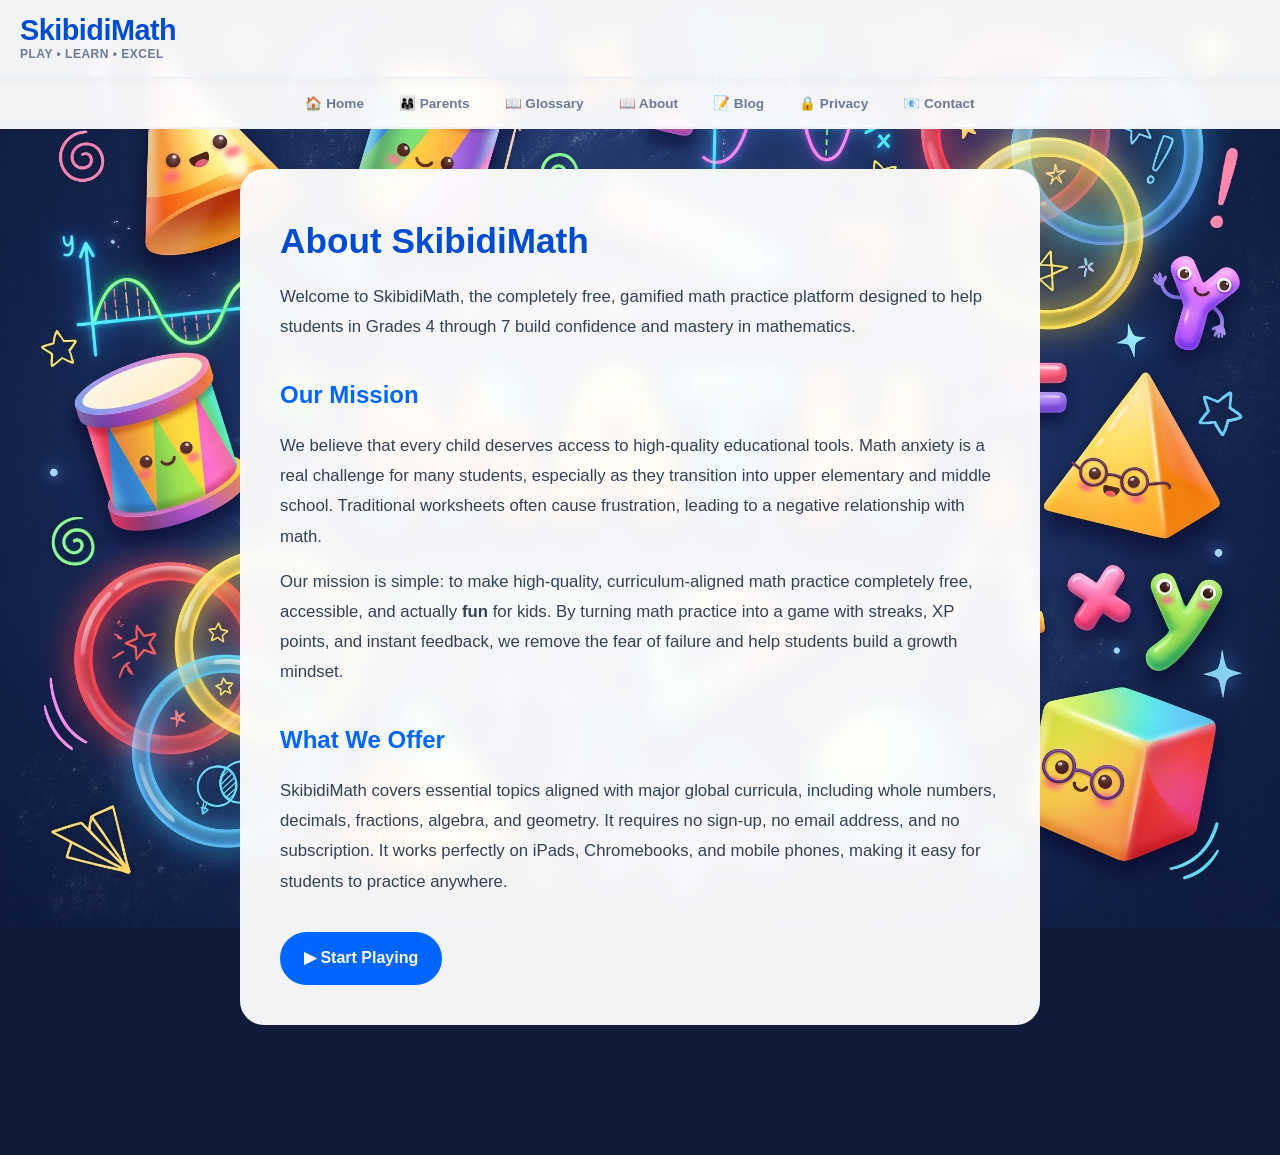
<file: about.html>
<!DOCTYPE html>
<html lang="en" dir="ltr">
<head>
    <meta charset="UTF-8">
    <meta name="viewport" content="width=device-width, initial-scale=1.0">
    <title>About Us - SkibidiMath</title>
    <meta name="description" content="Learn about SkibidiMath, a free educational math game designed for students in grades 4-7.">
    <link rel="stylesheet" href="/style.css?v=23">
    <style>
        .text-page-container {
            max-width: 800px; margin: 40px auto; padding: 40px;
            background: rgba(255, 255, 255, 0.95); backdrop-filter: blur(10px);
            border-radius: var(--radius-lg); box-shadow: var(--shadow-lg);
            color: var(--text-main); line-height: 1.8;
        }
        .text-page-container h1 { color: var(--blue-dark); margin-bottom: 10px; font-size: 2.2rem; }
        .text-page-container h2 { color: var(--blue-primary); margin: 30px 0 15px; font-size: 1.5rem; }
        .text-page-container p { margin-bottom: 15px; font-size: 1.05rem; color: #334155; }
        .back-home-btn {
            display: inline-block; margin-top: 20px; padding: 12px 24px;
            background: var(--blue-primary); color: white; text-decoration: none;
            border-radius: var(--radius-pill); font-weight: 800; transition: transform 0.2s;
        }
        .back-home-btn:hover { transform: translateY(-2px); background: var(--blue-dark); }
    </style>
</head>
<body style="background-color: #101a3b; background-image: url('/math-bg.png'); background-size: cover; background-attachment: fixed;">

    <header class="top-header">
        <div class="logo-area">
            <h1>SkibidiMath</h1>
            <p>Play • Learn • Excel</p>
        </div>
    </header>

    <nav class="main-nav">
        <a href="/">🏠 Home</a>
        <a href="/parents.html">👨‍👩‍👧 Parents</a>
        <a href="/glossary.html">📖 Glossary</a>
        <a href="/about.html">📖 About</a>
        <a href="/blog.html">📝 Blog</a>
        <a href="/privacy.html">🔒 Privacy</a>
        <a href="/contact.html">📧 Contact</a>
    </nav>

    <main class="text-page-container">
        <h1>About SkibidiMath</h1>
        <p>Welcome to SkibidiMath, the completely free, gamified math practice platform designed to help students in Grades 4 through 7 build confidence and mastery in mathematics.</p>

        <h2>Our Mission</h2>
        <p>We believe that every child deserves access to high-quality educational tools. Math anxiety is a real challenge for many students, especially as they transition into upper elementary and middle school. Traditional worksheets often cause frustration, leading to a negative relationship with math.</p>
        <p>Our mission is simple: to make high-quality, curriculum-aligned math practice completely free, accessible, and actually <strong>fun</strong> for kids. By turning math practice into a game with streaks, XP points, and instant feedback, we remove the fear of failure and help students build a growth mindset.</p>

        <h2>What We Offer</h2>
        <p>SkibidiMath covers essential topics aligned with major global curricula, including whole numbers, decimals, fractions, algebra, and geometry. It requires no sign-up, no email address, and no subscription. It works perfectly on iPads, Chromebooks, and mobile phones, making it easy for students to practice anywhere.</p>

        <a href="/" class="back-home-btn">▶ Start Playing</a>
    </main>

</body>
</html>
</file>
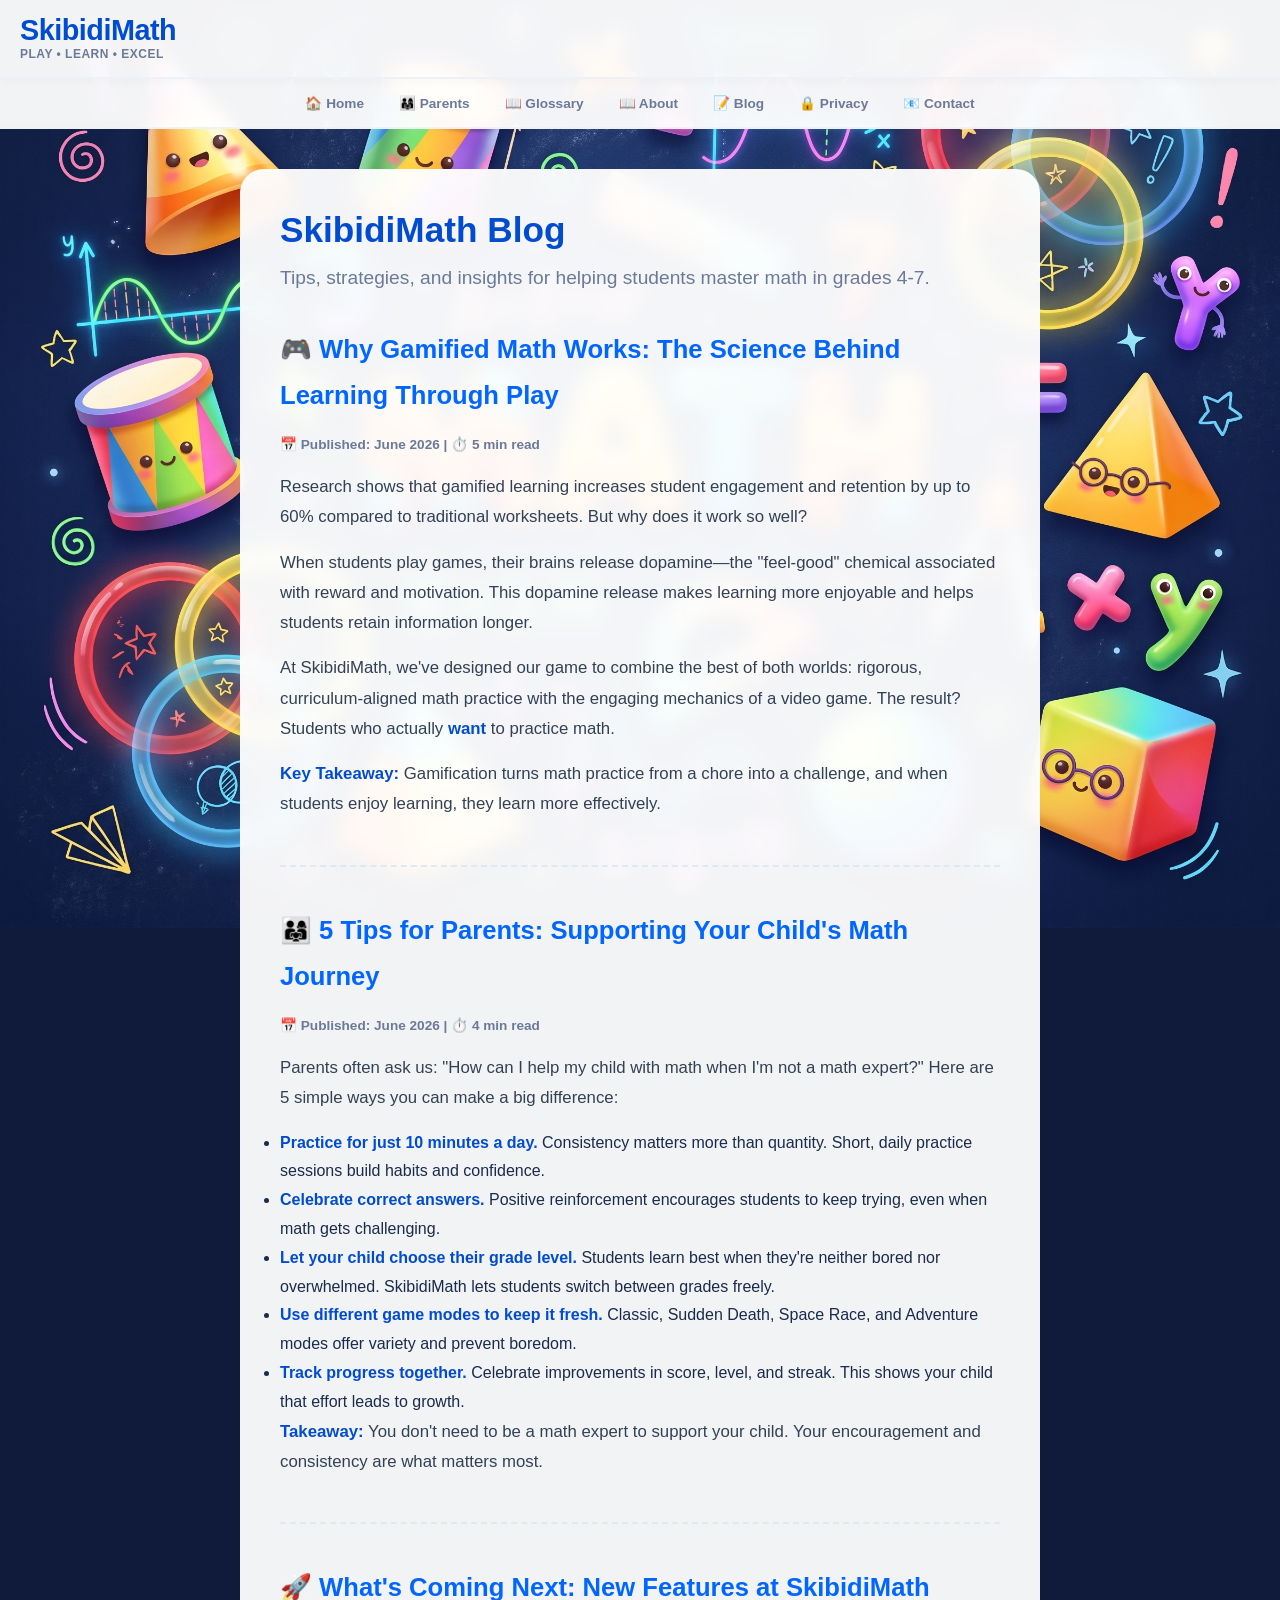
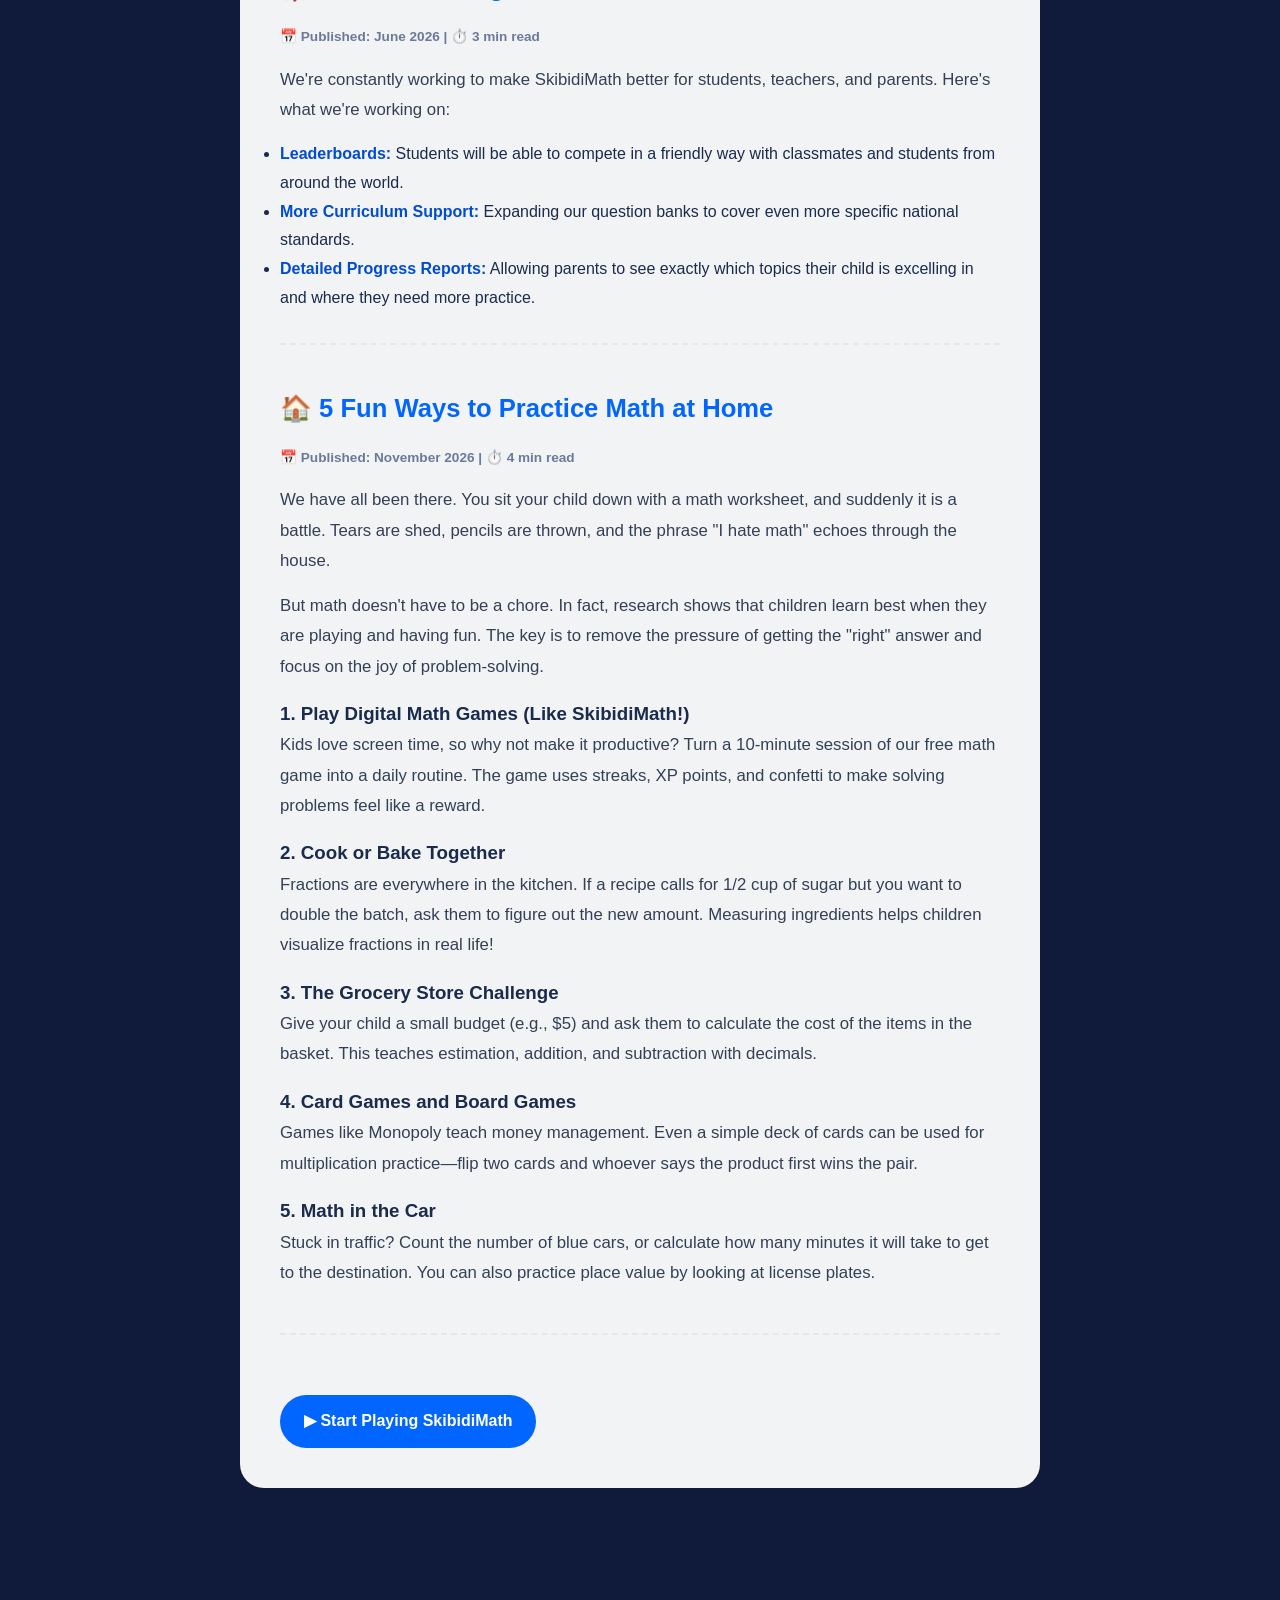
<file: blog.html>
<!DOCTYPE html>
<html lang="en" dir="ltr">
<head>
    <meta charset="UTF-8">
    <meta name="viewport" content="width=device-width, initial-scale=1.0">
    <meta name="description" content="SkibidiMath Blog - Tips, strategies, and insights for helping students master math in grades 4-7.">
    <title>SkibidiMath Blog - Math Tips & Strategies</title>
    <meta name="google-adsense-account" content="ca-pub-5784217125471238">
    <link rel="stylesheet" href="/style.css?v=23">
    <style>
        /* Blog specific styling */
        .text-page-container {
            max-width: 800px; margin: 40px auto; padding: 40px;
            background: rgba(255, 255, 255, 0.95); backdrop-filter: blur(10px);
            border-radius: var(--radius-lg); box-shadow: var(--shadow-lg);
            color: var(--text-main); line-height: 1.8;
        }
        .text-page-container h1 { color: var(--blue-dark); margin-bottom: 10px; font-size: 2.2rem; line-height: 1.2; }
        .blog-article { margin-bottom: 40px; border-bottom: 2px dashed #e1e8f0; padding-bottom: 30px; }
        .blog-article:last-child { border-bottom: none; }
        .blog-article h2 { color: var(--blue-primary); margin: 10px 0 15px; font-size: 1.6rem; }
        .meta { font-size: 0.85rem; color: var(--text-muted); font-weight: 700; margin-bottom: 15px; display: block; }
        .blog-article p { margin-bottom: 15px; font-size: 1.05rem; color: #334155; }
        .blog-article strong { color: var(--blue-dark); }
        .back-home-btn {
            display: inline-block; margin-top: 20px; padding: 12px 24px;
            background: var(--blue-primary); color: white; text-decoration: none;
            border-radius: var(--radius-pill); font-weight: 800; transition: transform 0.2s;
        }
        .back-home-btn:hover { transform: translateY(-2px); background: var(--blue-dark); }
    </style>
</head>
<body style="background-color: #101a3b; background-image: url('/math-bg.png'); background-size: cover; background-attachment: fixed;">

    <header class="top-header">
        <div class="logo-area">
            <h1>SkibidiMath</h1>
            <p>Play • Learn • Excel</p>
        </div>
    </header>

    <!-- Top Nav -->
    <nav class="main-nav">
        <a href="/">🏠 Home</a>
        <a href="/parents.html">👨‍👩‍👧 Parents</a>
        <a href="/glossary.html">📖 Glossary</a>
        <a href="/about.html">📖 About</a>
        <a href="/blog.html">📝 Blog</a>
        <a href="/privacy.html">🔒 Privacy</a>
        <a href="/contact.html">📧 Contact</a>
    </nav>

    <main class="text-page-container">
        <h1>SkibidiMath Blog</h1>
        <p style="font-size: 1.2rem; color: var(--text-muted); margin-bottom: 30px;">Tips, strategies, and insights for helping students master math in grades 4-7.</p>

        <!-- Article 1 -->
        <article class="blog-article">
            <h2>🎮 Why Gamified Math Works: The Science Behind Learning Through Play</h2>
            <span class="meta">📅 Published: June 2026 | ⏱️ 5 min read</span>
            <p>Research shows that gamified learning increases student engagement and retention by up to 60% compared to traditional worksheets. But why does it work so well?</p>
            <p>When students play games, their brains release dopamine—the "feel-good" chemical associated with reward and motivation. This dopamine release makes learning more enjoyable and helps students retain information longer.</p>
            <p>At SkibidiMath, we've designed our game to combine the best of both worlds: rigorous, curriculum-aligned math practice with the engaging mechanics of a video game. The result? Students who actually <strong>want</strong> to practice math.</p>
            <p><strong>Key Takeaway:</strong> Gamification turns math practice from a chore into a challenge, and when students enjoy learning, they learn more effectively.</p>
        </article>

        <!-- Article 2 -->
        <article class="blog-article">
            <h2>👨‍👩‍👧 5 Tips for Parents: Supporting Your Child's Math Journey</h2>
            <span class="meta">📅 Published: June 2026 | ⏱️ 4 min read</span>
            <p>Parents often ask us: "How can I help my child with math when I'm not a math expert?" Here are 5 simple ways you can make a big difference:</p>
            <ul>
                <li><strong>Practice for just 10 minutes a day.</strong> Consistency matters more than quantity. Short, daily practice sessions build habits and confidence.</li>
                <li><strong>Celebrate correct answers.</strong> Positive reinforcement encourages students to keep trying, even when math gets challenging.</li>
                <li><strong>Let your child choose their grade level.</strong> Students learn best when they're neither bored nor overwhelmed. SkibidiMath lets students switch between grades freely.</li>
                <li><strong>Use different game modes to keep it fresh.</strong> Classic, Sudden Death, Space Race, and Adventure modes offer variety and prevent boredom.</li>
                <li><strong>Track progress together.</strong> Celebrate improvements in score, level, and streak. This shows your child that effort leads to growth.</li>
            </ul>
            <p><strong>Takeaway:</strong> You don't need to be a math expert to support your child. Your encouragement and consistency are what matters most.</p>
        </article>

        <!-- Article 3 -->
        <article class="blog-article">
            <h2>🚀 What's Coming Next: New Features at SkibidiMath</h2>
            <span class="meta">📅 Published: June 2026 | ⏱️ 3 min read</span>
            <p>We're constantly working to make SkibidiMath better for students, teachers, and parents. Here's what we're working on:</p>
            <ul>
                <li><strong>Leaderboards:</strong> Students will be able to compete in a friendly way with classmates and students from around the world.</li>
                <li><strong>More Curriculum Support:</strong> Expanding our question banks to cover even more specific national standards.</li>
                <li><strong>Detailed Progress Reports:</strong> Allowing parents to see exactly which topics their child is excelling in and where they need more practice.</li>
            </ul>
        </article>

        <!-- Article 4 -->
        <article class="blog-article">
            <h2>🏠 5 Fun Ways to Practice Math at Home</h2>
            <span class="meta">📅 Published: November 2026 | ⏱️ 4 min read</span>
            <p>We have all been there. You sit your child down with a math worksheet, and suddenly it is a battle. Tears are shed, pencils are thrown, and the phrase "I hate math" echoes through the house.</p>
            <p>But math doesn't have to be a chore. In fact, research shows that children learn best when they are playing and having fun. The key is to remove the pressure of getting the "right" answer and focus on the joy of problem-solving.</p>
            <h3>1. Play Digital Math Games (Like SkibidiMath!)</h3>
            <p>Kids love screen time, so why not make it productive? Turn a 10-minute session of our free math game into a daily routine. The game uses streaks, XP points, and confetti to make solving problems feel like a reward.</p>
            <h3>2. Cook or Bake Together</h3>
            <p>Fractions are everywhere in the kitchen. If a recipe calls for 1/2 cup of sugar but you want to double the batch, ask them to figure out the new amount. Measuring ingredients helps children visualize fractions in real life!</p>
            <h3>3. The Grocery Store Challenge</h3>
            <p>Give your child a small budget (e.g., $5) and ask them to calculate the cost of the items in the basket. This teaches estimation, addition, and subtraction with decimals.</p>
            <h3>4. Card Games and Board Games</h3>
            <p>Games like Monopoly teach money management. Even a simple deck of cards can be used for multiplication practice—flip two cards and whoever says the product first wins the pair.</p>
            <h3>5. Math in the Car</h3>
            <p>Stuck in traffic? Count the number of blue cars, or calculate how many minutes it will take to get to the destination. You can also practice place value by looking at license plates.</p>
        </article>

        <a href="/" class="back-home-btn">▶ Start Playing SkibidiMath</a>
    </main>

</body>
</html>
</file>
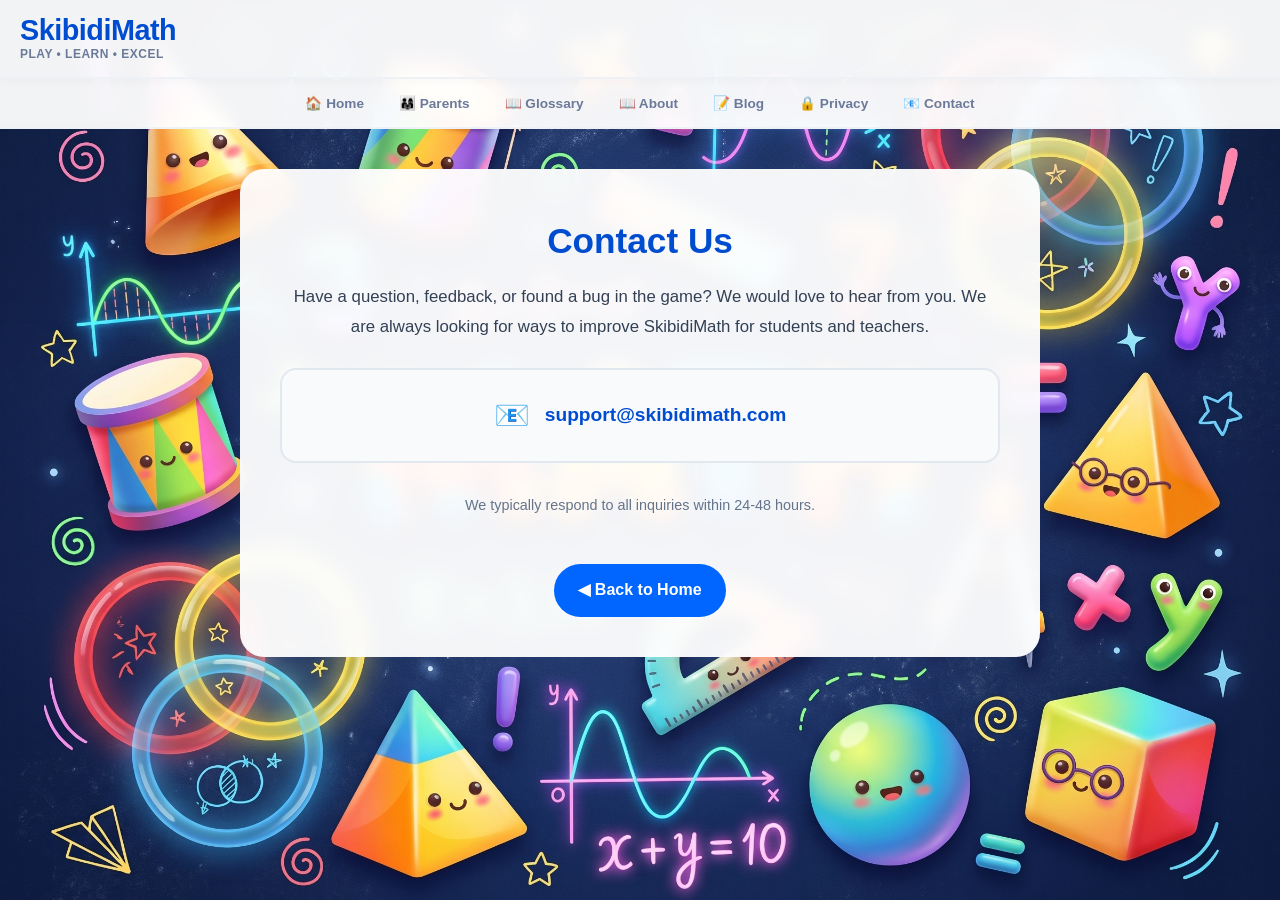
<file: contact.html>
<!DOCTYPE html>
<html lang="en" dir="ltr">
<head>
    <meta charset="UTF-8">
    <meta name="viewport" content="width=device-width, initial-scale=1.0">
    <title>Contact Us - SkibidiMath</title>
    <meta name="description" content="Get in touch with the SkibidiMath team for support, feedback, or partnership inquiries.">
    <link rel="stylesheet" href="/style.css?v=23">
    <style>
        .text-page-container {
            max-width: 800px; margin: 40px auto; padding: 40px;
            background: rgba(255, 255, 255, 0.95); backdrop-filter: blur(10px);
            border-radius: var(--radius-lg); box-shadow: var(--shadow-lg);
            color: var(--text-main); line-height: 1.8; text-align: center;
        }
        .text-page-container h1 { color: var(--blue-dark); margin-bottom: 10px; font-size: 2.2rem; }
        .text-page-container p { margin-bottom: 25px; font-size: 1.05rem; color: #334155; }
        .contact-card {
            background: #f8fafc; border: 2px solid #e1e8f0; border-radius: var(--radius-md);
            padding: 20px; margin-bottom: 20px; display: flex; align-items: center; justify-content: center; gap: 15px;
            font-size: 1.2rem; font-weight: 800; color: var(--blue-dark);
            transition: transform 0.2s;
        }
        .contact-card:hover { transform: translateY(-3px); border-color: var(--blue-primary); }
        .contact-card span { font-size: 1.8rem; }
        .back-home-btn {
            display: inline-block; margin-top: 20px; padding: 12px 24px;
            background: var(--blue-primary); color: white; text-decoration: none;
            border-radius: var(--radius-pill); font-weight: 800; transition: transform 0.2s;
        }
        .back-home-btn:hover { transform: translateY(-2px); background: var(--blue-dark); }
    </style>
</head>
<body style="background-color: #101a3b; background-image: url('/math-bg.png'); background-size: cover; background-attachment: fixed;">

    <header class="top-header">
        <div class="logo-area">
            <h1>SkibidiMath</h1>
            <p>Play • Learn • Excel</p>
        </div>
    </header>

    <nav class="main-nav">
        <a href="/">🏠 Home</a>
        <a href="/parents.html">👨‍👩‍👧 Parents</a>
        <a href="/glossary.html">📖 Glossary</a>
        <a href="/about.html">📖 About</a>
        <a href="/blog.html">📝 Blog</a>
        <a href="/privacy.html">🔒 Privacy</a>
        <a href="/contact.html">📧 Contact</a>
    </nav>

    <main class="text-page-container">
        <h1>Contact Us</h1>
        <p>Have a question, feedback, or found a bug in the game? We would love to hear from you. We are always looking for ways to improve SkibidiMath for students and teachers.</p>

        <div class="contact-card">
            <span>📧</span> support@skibidimath.com
        </div>
        
        <p style="font-size: 0.9rem; color: #64748b; margin-top: 30px;">We typically respond to all inquiries within 24-48 hours.</p>

        <a href="/" class="back-home-btn">◀ Back to Home</a>
    </main>

</body>
</html>
</file>
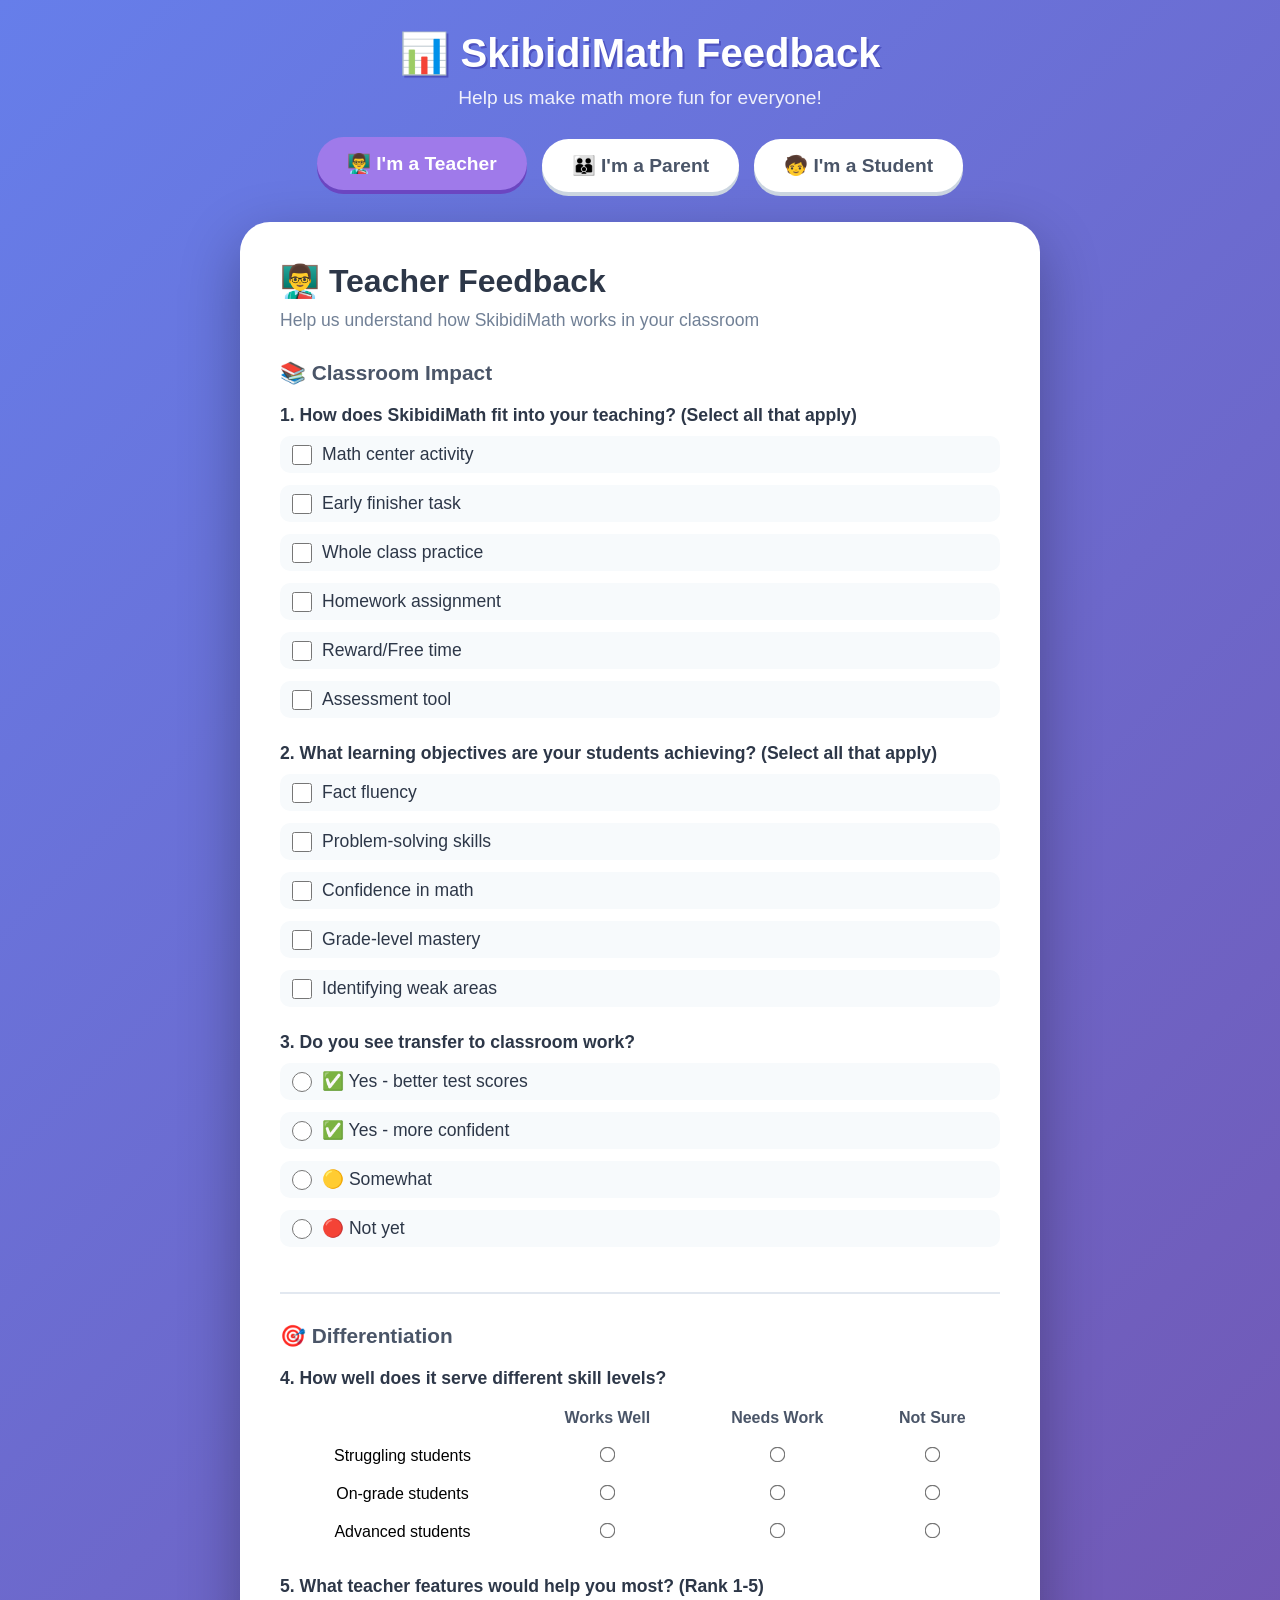
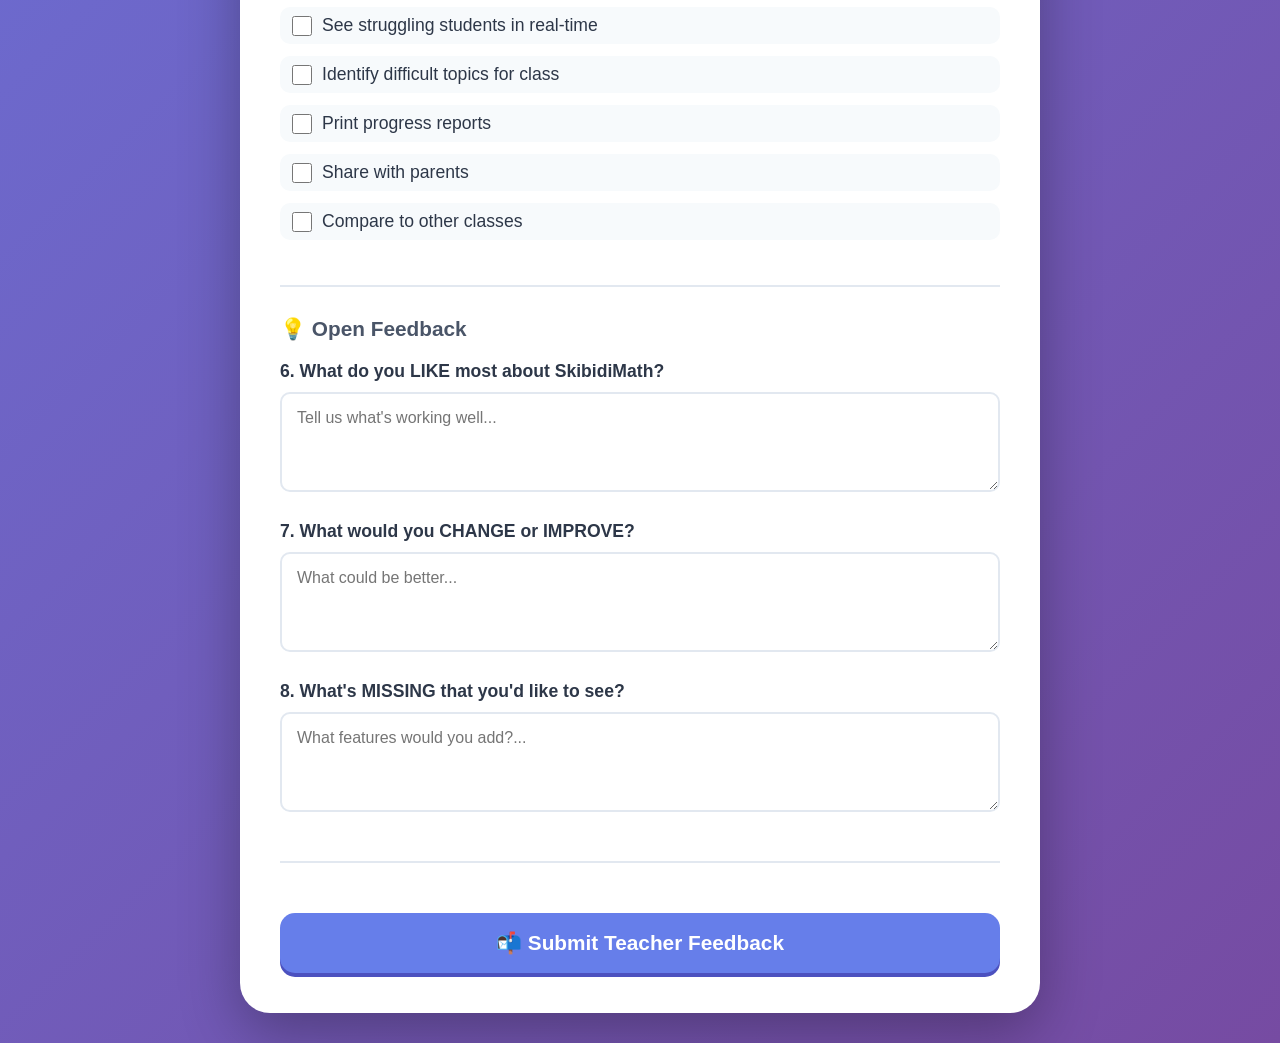
<file: feedback.html>
<!DOCTYPE html>
<html lang="en">
<head>
    <meta charset="UTF-8">
    <meta name="viewport" content="width=device-width, initial-scale=1.0">
    <title>SkibidiMath - Feedback Survey</title>
    <style>
        * {
            margin: 0;
            padding: 0;
            box-sizing: border-box;
            font-family: 'Segoe UI', Tahoma, Geneva, Verdana, sans-serif;
        }

        body {
            background: linear-gradient(135deg, #667eea 0%, #764ba2 100%);
            min-height: 100vh;
            padding: 30px 20px;
        }

        .survey-container {
            max-width: 800px;
            margin: 0 auto;
        }

        .header {
            text-align: center;
            color: white;
            margin-bottom: 30px;
        }

        .header h1 {
            font-size: 2.5rem;
            margin-bottom: 10px;
            text-shadow: 2px 2px 0 #4c51bf;
        }

        .header p {
            font-size: 1.2rem;
            opacity: 0.9;
        }

        .audience-tabs {
            display: flex;
            justify-content: center;
            gap: 15px;
            margin-bottom: 30px;
            flex-wrap: wrap;
        }

        .tab-btn {
            padding: 15px 30px;
            font-size: 1.2rem;
            border: none;
            border-radius: 50px;
            cursor: pointer;
            font-weight: bold;
            transition: all 0.3s;
            background: white;
            color: #4a5568;
            box-shadow: 0 4px 0 #cbd5e0;
        }

        .tab-btn.active {
            background: #667eea;
            color: white;
            box-shadow: 0 4px 0 #4c51bf;
            transform: translateY(-2px);
        }

        .tab-btn.teacher.active { background: #9f7aea; box-shadow: 0 4px 0 #6b46c1; }
        .tab-btn.parent.active { background: #48bb78; box-shadow: 0 4px 0 #2f855a; }
        .tab-btn.student.active { background: #f6ad55; box-shadow: 0 4px 0 #dd6b20; }

        .survey-card {
            background: white;
            border-radius: 30px;
            padding: 40px;
            box-shadow: 0 20px 60px rgba(0,0,0,0.3);
            display: none;
        }

        .survey-card.active {
            display: block;
            animation: fadeIn 0.5s;
        }

        @keyframes fadeIn {
            from { opacity: 0; transform: translateY(20px); }
            to { opacity: 1; transform: translateY(0); }
        }

        .survey-card h2 {
            color: #2d3748;
            margin-bottom: 10px;
            font-size: 2rem;
        }

        .survey-card .subtitle {
            color: #718096;
            margin-bottom: 30px;
            font-size: 1.1rem;
        }

        .section {
            margin-bottom: 30px;
            padding-bottom: 20px;
            border-bottom: 2px solid #e2e8f0;
        }

        .section h3 {
            color: #4a5568;
            margin-bottom: 20px;
            font-size: 1.3rem;
        }

        .question {
            margin-bottom: 25px;
        }

        .question label {
            display: block;
            color: #2d3748;
            font-weight: 600;
            margin-bottom: 10px;
            font-size: 1.1rem;
        }

        .options {
            display: flex;
            flex-direction: column;
            gap: 12px;
        }

        .radio-option, .checkbox-option {
            display: flex;
            align-items: center;
            gap: 10px;
            padding: 8px 12px;
            background: #f7fafc;
            border-radius: 10px;
            cursor: pointer;
            transition: all 0.2s;
        }

        .radio-option:hover, .checkbox-option:hover {
            background: #edf2f7;
        }

        .radio-option input, .checkbox-option input {
            width: 20px;
            height: 20px;
            cursor: pointer;
        }

        .radio-option label, .checkbox-option label {
            margin: 0;
            font-weight: normal;
            cursor: pointer;
            flex: 1;
        }

        .rating-scale {
            display: flex;
            justify-content: space-between;
            gap: 10px;
            margin: 15px 0;
        }

        .rating-item {
            flex: 1;
            text-align: center;
        }

        .rating-item input {
            display: none;
        }

        .rating-item label {
            display: block;
            padding: 15px 5px;
            background: #f7fafc;
            border-radius: 10px;
            cursor: pointer;
            font-weight: bold;
            font-size: 1.5rem;
            transition: all 0.2s;
            margin: 0;
        }

        .rating-item input:checked + label {
            background: #667eea;
            color: white;
            transform: scale(1.05);
        }

        .rating-item label:hover {
            background: #e2e8f0;
        }

        textarea {
            width: 100%;
            padding: 15px;
            border: 2px solid #e2e8f0;
            border-radius: 10px;
            font-size: 1rem;
            resize: vertical;
            min-height: 100px;
        }

        textarea:focus {
            outline: none;
            border-color: #667eea;
        }

        .submit-btn {
            width: 100%;
            padding: 18px;
            background: #667eea;
            color: white;
            border: none;
            border-radius: 15px;
            font-size: 1.3rem;
            font-weight: bold;
            cursor: pointer;
            box-shadow: 0 4px 0 #4c51bf;
            transition: all 0.3s;
            margin-top: 20px;
        }

        .submit-btn:hover {
            transform: translateY(-2px);
            box-shadow: 0 6px 0 #4c51bf;
        }

        .submit-btn:active {
            transform: translateY(2px);
            box-shadow: 0 2px 0 #4c51bf;
        }

        .success-message {
            display: none;
            text-align: center;
            padding: 40px;
            background: white;
            border-radius: 30px;
            color: #2d3748;
        }

        .success-message h2 {
            font-size: 2.5rem;
            color: #48bb78;
            margin-bottom: 20px;
        }

        .success-message.show {
            display: block;
            animation: fadeIn 0.5s;
        }

        .hidden {
            display: none;
        }

        .matrix-table {
            width: 100%;
            border-collapse: collapse;
        }

        .matrix-table th {
            padding: 10px;
            text-align: center;
            color: #4a5568;
        }

        .matrix-table td {
            padding: 10px;
            text-align: center;
        }

        .matrix-table input[type="radio"] {
            transform: scale(1.2);
        }

        @media (max-width: 600px) {
            .survey-card {
                padding: 20px;
            }
            
            .rating-scale {
                flex-wrap: wrap;
            }
            
            .rating-item {
                min-width: 60px;
            }
        }
    </style>
</head>
<body>
    <div class="survey-container">
        <div class="header">
            <h1>📊 SkibidiMath Feedback</h1>
            <p>Help us make math more fun for everyone!</p>
        </div>

        <!-- Audience Tabs -->
        <div class="audience-tabs">
            <button class="tab-btn teacher active" onclick="showSurvey('teacher')">👨‍🏫 I'm a Teacher</button>
            <button class="tab-btn parent" onclick="showSurvey('parent')">👪 I'm a Parent</button>
            <button class="tab-btn student" onclick="showSurvey('student')">🧒 I'm a Student</button>
        </div>

        <!-- TEACHER SURVEY -->
        <div id="teacher-survey" class="survey-card active">
            <h2>👨‍🏫 Teacher Feedback</h2>
            <p class="subtitle">Help us understand how SkibidiMath works in your classroom</p>

            <div class="section">
                <h3>📚 Classroom Impact</h3>
                
                <div class="question">
                    <label>1. How does SkibidiMath fit into your teaching? (Select all that apply)</label>
                    <div class="options">
                        <div class="checkbox-option">
                            <input type="checkbox" id="teacher-use-1">
                            <label for="teacher-use-1">Math center activity</label>
                        </div>
                        <div class="checkbox-option">
                            <input type="checkbox" id="teacher-use-2">
                            <label for="teacher-use-2">Early finisher task</label>
                        </div>
                        <div class="checkbox-option">
                            <input type="checkbox" id="teacher-use-3">
                            <label for="teacher-use-3">Whole class practice</label>
                        </div>
                        <div class="checkbox-option">
                            <input type="checkbox" id="teacher-use-4">
                            <label for="teacher-use-4">Homework assignment</label>
                        </div>
                        <div class="checkbox-option">
                            <input type="checkbox" id="teacher-use-5">
                            <label for="teacher-use-5">Reward/Free time</label>
                        </div>
                        <div class="checkbox-option">
                            <input type="checkbox" id="teacher-use-6">
                            <label for="teacher-use-6">Assessment tool</label>
                        </div>
                    </div>
                </div>

                <div class="question">
                    <label>2. What learning objectives are your students achieving? (Select all that apply)</label>
                    <div class="options">
                        <div class="checkbox-option">
                            <input type="checkbox" id="teacher-objective-1">
                            <label for="teacher-objective-1">Fact fluency</label>
                        </div>
                        <div class="checkbox-option">
                            <input type="checkbox" id="teacher-objective-2">
                            <label for="teacher-objective-2">Problem-solving skills</label>
                        </div>
                        <div class="checkbox-option">
                            <input type="checkbox" id="teacher-objective-3">
                            <label for="teacher-objective-3">Confidence in math</label>
                        </div>
                        <div class="checkbox-option">
                            <input type="checkbox" id="teacher-objective-4">
                            <label for="teacher-objective-4">Grade-level mastery</label>
                        </div>
                        <div class="checkbox-option">
                            <input type="checkbox" id="teacher-objective-5">
                            <label for="teacher-objective-5">Identifying weak areas</label>
                        </div>
                    </div>
                </div>

                <div class="question">
                    <label>3. Do you see transfer to classroom work?</label>
                    <div class="options">
                        <div class="radio-option">
                            <input type="radio" name="teacher-transfer" id="transfer-yes" value="yes">
                            <label for="transfer-yes">✅ Yes - better test scores</label>
                        </div>
                        <div class="radio-option">
                            <input type="radio" name="teacher-transfer" id="transfer-confident" value="confident">
                            <label for="transfer-confident">✅ Yes - more confident</label>
                        </div>
                        <div class="radio-option">
                            <input type="radio" name="teacher-transfer" id="transfer-somewhat" value="somewhat">
                            <label for="transfer-somewhat">🟡 Somewhat</label>
                        </div>
                        <div class="radio-option">
                            <input type="radio" name="teacher-transfer" id="transfer-not" value="not">
                            <label for="transfer-not">🔴 Not yet</label>
                        </div>
                    </div>
                </div>
            </div>

            <div class="section">
                <h3>🎯 Differentiation</h3>
                
                <div class="question">
                    <label>4. How well does it serve different skill levels?</label>
                    <table class="matrix-table">
                        <tr>
                            <th></th>
                            <th>Works Well</th>
                            <th>Needs Work</th>
                            <th>Not Sure</th>
                        </tr>
                        <tr>
                            <td>Struggling students</td>
                            <td><input type="radio" name="level-struggling" value="works"></td>
                            <td><input type="radio" name="level-struggling" value="needs"></td>
                            <td><input type="radio" name="level-struggling" value="unsure"></td>
                        </tr>
                        <tr>
                            <td>On-grade students</td>
                            <td><input type="radio" name="level-ongrade" value="works"></td>
                            <td><input type="radio" name="level-ongrade" value="needs"></td>
                            <td><input type="radio" name="level-ongrade" value="unsure"></td>
                        </tr>
                        <tr>
                            <td>Advanced students</td>
                            <td><input type="radio" name="level-advanced" value="works"></td>
                            <td><input type="radio" name="level-advanced" value="needs"></td>
                            <td><input type="radio" name="level-advanced" value="unsure"></td>
                        </tr>
                    </table>
                </div>

                <div class="question">
                    <label>5. What teacher features would help you most? (Rank 1-5)</label>
                    <div class="options">
                        <div class="checkbox-option">
                            <input type="checkbox" id="teacher-feature-1">
                            <label for="teacher-feature-1">See struggling students in real-time</label>
                        </div>
                        <div class="checkbox-option">
                            <input type="checkbox" id="teacher-feature-2">
                            <label for="teacher-feature-2">Identify difficult topics for class</label>
                        </div>
                        <div class="checkbox-option">
                            <input type="checkbox" id="teacher-feature-3">
                            <label for="teacher-feature-3">Print progress reports</label>
                        </div>
                        <div class="checkbox-option">
                            <input type="checkbox" id="teacher-feature-4">
                            <label for="teacher-feature-4">Share with parents</label>
                        </div>
                        <div class="checkbox-option">
                            <input type="checkbox" id="teacher-feature-5">
                            <label for="teacher-feature-5">Compare to other classes</label>
                        </div>
                    </div>
                </div>
            </div>

            <div class="section">
                <h3>💡 Open Feedback</h3>
                
                <div class="question">
                    <label>6. What do you LIKE most about SkibidiMath?</label>
                    <textarea id="teacher-like" placeholder="Tell us what's working well..."></textarea>
                </div>

                <div class="question">
                    <label>7. What would you CHANGE or IMPROVE?</label>
                    <textarea id="teacher-change" placeholder="What could be better..."></textarea>
                </div>

                <div class="question">
                    <label>8. What's MISSING that you'd like to see?</label>
                    <textarea id="teacher-missing" placeholder="What features would you add?..."></textarea>
                </div>
            </div>

            <button class="submit-btn" onclick="submitSurvey('teacher')">📬 Submit Teacher Feedback</button>
        </div>

        <!-- PARENT SURVEY -->
        <div id="parent-survey" class="survey-card">
            <h2>👪 Parent Feedback</h2>
            <p class="subtitle">Help us understand how your child experiences SkibidiMath</p>

            <div class="section">
                <h3>🏠 Home Experience</h3>
                
                <div class="question">
                    <label>1. Does your child enjoy playing SkibidiMath?</label>
                    <div class="rating-scale">
                        <div class="rating-item">
                            <input type="radio" name="parent-enjoy" id="enjoy-1" value="1">
                            <label for="enjoy-1">😫 No</label>
                        </div>
                        <div class="rating-item">
                            <input type="radio" name="parent-enjoy" id="enjoy-2" value="2">
                            <label for="enjoy-2">😕 A little</label>
                        </div>
                        <div class="rating-item">
                            <input type="radio" name="parent-enjoy" id="enjoy-3" value="3">
                            <label for="enjoy-3">😐 Okay</label>
                        </div>
                        <div class="rating-item">
                            <input type="radio" name="parent-enjoy" id="enjoy-4" value="4">
                            <label for="enjoy-4">🙂 Like it</label>
                        </div>
                        <div class="rating-item">
                            <input type="radio" name="parent-enjoy" id="enjoy-5" value="5">
                            <label for="enjoy-5">😍 LOVE it!</label>
                        </div>
                    </div>
                </div>

                <div class="question">
                    <label>2. How often does your child play at home?</label>
                    <div class="options">
                        <div class="radio-option">
                            <input type="radio" name="parent-frequency" id="freq-daily" value="daily">
                            <label for="freq-daily">Daily</label>
                        </div>
                        <div class="radio-option">
                            <input type="radio" name="parent-frequency" id="freq-weekly" value="weekly">
                            <label for="freq-weekly">A few times a week</label>
                        </div>
                        <div class="radio-option">
                            <input type="radio" name="parent-frequency" id="freq-occasional" value="occasional">
                            <label for="freq-occasional">Occasionally</label>
                        </div>
                        <div class="radio-option">
                            <input type="radio" name="parent-frequency" id="freq-never" value="never">
                            <label for="freq-never">Never</label>
                        </div>
                    </div>
                </div>

                <div class="question">
                    <label>3. Do they play:</label>
                    <div class="options">
                        <div class="radio-option">
                            <input type="radio" name="parent-when" id="when-voluntary" value="voluntary">
                            <label for="when-voluntary">Voluntarily (they choose to)</label>
                        </div>
                        <div class="radio-option">
                            <input type="radio" name="parent-when" id="when-asked" value="asked">
                            <label for="when-asked">When asked/reminded</label>
                        </div>
                        <div class="radio-option">
                            <input type="radio" name="parent-when" id="when-required" value="required">
                            <label for="when-required">Only if required</label>
                        </div>
                    </div>
                </div>
            </div>

            <div class="section">
                <h3>📈 Learning Impact</h3>
                
                <div class="question">
                    <label>4. Have you noticed changes in your child's math attitude?</label>
                    <div class="options">
                        <div class="checkbox-option">
                            <input type="checkbox" id="parent-change-1">
                            <label for="parent-change-1">More confident</label>
                        </div>
                        <div class="checkbox-option">
                            <input type="checkbox" id="parent-change-2">
                            <label for="parent-change-2">Less anxious</label>
                        </div>
                        <div class="checkbox-option">
                            <input type="checkbox" id="parent-change-3">
                            <label for="parent-change-3">More interested in math</label>
                        </div>
                        <div class="checkbox-option">
                            <input type="checkbox" id="parent-change-4">
                            <label for="parent-change-4">No change yet</label>
                        </div>
                    </div>
                </div>

                <div class="question">
                    <label>5. Do they talk about the characters? (Ninja, Wizard, Legend)</label>
                    <div class="options">
                        <div class="radio-option">
                            <input type="radio" name="parent-characters" id="char-yes" value="yes">
                            <label for="char-yes">Yes, they're motivated to unlock them</label>
                        </div>
                        <div class="radio-option">
                            <input type="radio" name="parent-characters" id="char-sometimes" value="sometimes">
                            <label for="char-sometimes">Sometimes</label>
                        </div>
                        <div class="radio-option">
                            <input type="radio" name="parent-characters" id="char-no" value="no">
                            <label for="char-no">Not really</label>
                        </div>
                    </div>
                </div>
            </div>

            <div class="section">
                <h3>📋 Communication</h3>
                
                <div class="question">
                    <label>6. Would you like to receive progress updates?</label>
                    <div class="options">
                        <div class="radio-option">
                            <input type="radio" name="parent-updates" id="updates-yes" value="yes">
                            <label for="updates-yes">Yes - weekly email</label>
                        </div>
                        <div class="radio-option">
                            <input type="radio" name="parent-updates" id="updates-monthly" value="monthly">
                            <label for="updates-monthly">Yes - monthly report</label>
                        </div>
                        <div class="radio-option">
                            <input type="radio" name="parent-updates" id="updates-portal" value="portal">
                            <label for="updates-portal">Yes - parent portal access</label>
                        </div>
                        <div class="radio-option">
                            <input type="radio" name="parent-updates" id="updates-no" value="no">
                            <label for="updates-no">Not necessary</label>
                        </div>
                    </div>
                </div>

                <div class="question">
                    <label>7. What would you want to know? (Select all that apply)</label>
                    <div class="options">
                        <div class="checkbox-option">
                            <input type="checkbox" id="parent-know-1">
                            <label for="parent-know-1">Time spent playing</label>
                        </div>
                        <div class="checkbox-option">
                            <input type="checkbox" id="parent-know-2">
                            <label for="parent-know-2">Topics mastered</label>
                        </div>
                        <div class="checkbox-option">
                            <input type="checkbox" id="parent-know-3">
                            <label for="parent-know-3">Areas needing practice</label>
                        </div>
                        <div class="checkbox-option">
                            <input type="checkbox" id="parent-know-4">
                            <label for="parent-know-4">Comparison to grade level</label>
                        </div>
                        <div class="checkbox-option">
                            <input type="checkbox" id="parent-know-5">
                            <label for="parent-know-5">Improvement over time</label>
                        </div>
                    </div>
                </div>
            </div>

            <div class="section">
                <h3>💭 Your Thoughts</h3>
                
                <div class="question">
                    <label>8. What does your child say about SkibidiMath?</label>
                    <textarea id="parent-say" placeholder="Share their comments..."></textarea>
                </div>

                <div class="question">
                    <label>9. Any suggestions for improvement?</label>
                    <textarea id="parent-suggest" placeholder="What would make it better?..."></textarea>
                </div>
            </div>

            <button class="submit-btn" onclick="submitSurvey('parent')">📬 Submit Parent Feedback</button>
        </div>

        <!-- STUDENT SURVEY -->
        <div id="student-survey" class="survey-card">
            <h2>🧒 Student Feedback</h2>
            <p class="subtitle">Tell us what you think about SkibidiMath!</p>

            <div class="section">
                <h3>🎮 Fun Factor</h3>
                
                <div class="question">
                    <label>1. How much do you like SkibidiMath?</label>
                    <div class="rating-scale">
                        <div class="rating-item">
                            <input type="radio" name="student-like" id="student-like-1" value="1">
                            <label for="student-like-1">😫</label>
                        </div>
                        <div class="rating-item">
                            <input type="radio" name="student-like" id="student-like-2" value="2">
                            <label for="student-like-2">😕</label>
                        </div>
                        <div class="rating-item">
                            <input type="radio" name="student-like" id="student-like-3" value="3">
                            <label for="student-like-3">😐</label>
                        </div>
                        <div class="rating-item">
                            <input type="radio" name="student-like" id="student-like-4" value="4">
                            <label for="student-like-4">🙂</label>
                        </div>
                        <div class="rating-item">
                            <input type="radio" name="student-like" id="student-like-5" value="5">
                            <label for="student-like-5">😍</label>
                        </div>
                    </div>
                </div>

                <div class="question">
                    <label>2. What's your FAVORITE part? (Pick your top 3)</label>
                    <div class="options">
                        <div class="checkbox-option">
                            <input type="checkbox" id="student-fav-1">
                            <label for="student-fav-1">Unlocking characters (Ninja, Wizard, Legend)</label>
                        </div>
                        <div class="checkbox-option">
                            <input type="checkbox" id="student-fav-2">
                            <label for="student-fav-2">Getting points</label>
                        </div>
                        <div class="checkbox-option">
                            <input type="checkbox" id="student-fav-3">
                            <label for="student-fav-3">Beating the timer</label>
                        </div>
                        <div class="checkbox-option">
                            <input type="checkbox" id="student-fav-4">
                            <label for="student-fav-4">Seeing my streak</label>
                        </div>
                        <div class="checkbox-option">
                            <input type="checkbox" id="student-fav-5">
                            <label for="student-fav-5">Easy questions first, then harder</label>
                        </div>
                        <div class="checkbox-option">
                            <input type="checkbox" id="student-fav-6">
                            <label for="student-fav-6">The colors and design</label>
                        </div>
                        <div class="checkbox-option">
                            <input type="checkbox" id="student-fav-7">
                            <label for="student-fav-7">Playing with friends</label>
                        </div>
                    </div>
                </div>

                <div class="question">
                    <label>3. What's your LEAST favorite part?</label>
                    <div class="options">
                        <div class="radio-option">
                            <input type="radio" name="student-least" id="least-timer" value="timer">
                            <label for="least-timer">Timer runs out too fast</label>
                        </div>
                        <div class="radio-option">
                            <input type="radio" name="student-least" id="least-hard" value="hard">
                            <label for="least-hard">Questions too hard</label>
                        </div>
                        <div class="radio-option">
                            <input type="radio" name="student-least" id="least-easy" value="easy">
                            <label for="least-easy">Questions too easy</label>
                        </div>
                        <div class="radio-option">
                            <input type="radio" name="student-least" id="least-unlock" value="unlock">
                            <label for="least-unlock">Can't unlock characters fast enough</label>
                        </div>
                        <div class="radio-option">
                            <input type="radio" name="student-least" id="least-nothing" value="nothing">
                            <label for="least-nothing">Nothing - I like everything!</label>
                        </div>
                    </div>
                </div>
            </div>

            <div class="section">
                <h3>⭐ Characters & Motivation</h3>
                
                <div class="question">
                    <label>4. Which character do you use?</label>
                    <div class="options">
                        <div class="radio-option">
                            <input type="radio" name="student-character" id="char-normal" value="normal">
                            <label for="char-normal">🧑 Math Learner (no bonus)</label>
                        </div>
                        <div class="radio-option">
                            <input type="radio" name="student-character" id="char-ninja" value="ninja">
                            <label for="char-ninja">🥷 Math Ninja (20% bonus)</label>
                        </div>
                        <div class="radio-option">
                            <input type="radio" name="student-character" id="char-wizard" value="wizard">
                            <label for="char-wizard">🧙 Math Wizard (50% bonus)</label>
                        </div>
                        <div class="radio-option">
                            <input type="radio" name="student-character" id="char-legend" value="legend">
                            <label for="char-legend">👑 Math Legend (100% bonus)</label>
                        </div>
                    </div>
                </div>

                <div class="question">
                    <label>5. Are you trying to unlock a character?</label>
                    <div class="options">
                        <div class="radio-option">
                            <input type="radio" name="student-unlock" id="unlock-ninja" value="ninja">
                            <label for="unlock-ninja">Yes - trying to get Ninja (100 XP)</label>
                        </div>
                        <div class="radio-option">
                            <input type="radio" name="student-unlock" id="unlock-wizard" value="wizard">
                            <label for="unlock-wizard">Yes - trying to get Wizard (500 XP)</label>
                        </div>
                        <div class="radio-option">
                            <input type="radio" name="student-unlock" id="unlock-legend" value="legend">
                            <label for="unlock-legend">Yes - trying to get Legend (1000 XP)</label>
                        </div>
                        <div class="radio-option">
                            <input type="radio" name="student-unlock" id="unlock-no" value="no">
                            <label for="unlock-no">No, I'm happy with my current one</label>
                        </div>
                    </div>
                </div>
            </div>

            <div class="section">
                <h3>📚 Learning</h3>
                
                <div class="question">
                    <label>6. Do you feel like you're getting better at math?</label>
                    <div class="options">
                        <div class="radio-option">
                            <input type="radio" name="student-better" id="better-yes" value="yes">
                            <label for="better-yes">YES! Way better</label>
                        </div>
                        <div class="radio-option">
                            <input type="radio" name="student-better" id="better-little" value="little">
                            <label for="better-little">A little better</label>
                        </div>
                        <div class="radio-option">
                            <input type="radio" name="student-better" id="better-same" value="same">
                            <label for="better-same">Same as before</label>
                        </div>
                        <div class="radio-option">
                            <input type="radio" name="student-better" id="better-unsure" value="unsure">
                            <label for="better-unsure">Not sure</label>
                        </div>
                    </div>
                </div>

                <div class="question">
                    <label>7. What math do you like practicing? (Select all that apply)</label>
                    <div class="options">
                        <div class="checkbox-option">
                            <input type="checkbox" id="student-topic-1">
                            <label for="student-topic-1">Addition</label>
                        </div>
                        <div class="checkbox-option">
                            <input type="checkbox" id="student-topic-2">
                            <label for="student-topic-2">Subtraction</label>
                        </div>
                        <div class="checkbox-option">
                            <input type="checkbox" id="student-topic-3">
                            <label for="student-topic-3">Multiplication</label>
                        </div>
                        <div class="checkbox-option">
                            <input type="checkbox" id="student-topic-4">
                            <label for="student-topic-4">Division</label>
                        </div>
                        <div class="checkbox-option">
                            <input type="checkbox" id="student-topic-5">
                            <label for="student-topic-5">Fractions</label>
                        </div>
                        <div class="checkbox-option">
                            <input type="checkbox" id="student-topic-6">
                            <label for="student-topic-6">Decimals</label>
                        </div>
                        <div class="checkbox-option">
                            <input type="checkbox" id="student-topic-7">
                            <label for="student-topic-7">Algebra</label>
                        </div>
                        <div class="checkbox-option">
                            <input type="checkbox" id="student-topic-8">
                            <label for="student-topic-8">Negative numbers</label>
                        </div>
                    </div>
                </div>

                <div class="question">
                    <label>8. What math is too hard?</label>
                    <textarea id="student-hard" placeholder="Tell us what's difficult..."></textarea>
                </div>
            </div>

            <div class="section">
                <h3>💭 Your Ideas!</h3>
                
                <div class="question">
                    <label>9. If you could add ONE thing to the game, what would it be?</label>
                    <textarea id="student-add" placeholder="Your idea here..."></textarea>
                </div>

                <div class="question">
                    <label>10. What would make SkibidiMath MORE FUN?</label>
                    <textarea id="student-morefun" placeholder="Tell us..."></textarea>
                </div>
            </div>

            <button class="submit-btn" onclick="submitSurvey('student')">📬 Submit Your Feedback</button>
        </div>

        <!-- Success Message -->
        <div id="success-message" class="success-message">
            <h2>🎉 Thank You!</h2>
            <p style="font-size: 1.2rem; margin: 20px 0;">Your feedback helps us make SkibidiMath better for everyone!</p>
            <button class="submit-btn" onclick="resetSurvey()" style="width: auto; padding: 15px 40px;">📝 Take Another Survey</button>
        </div>
    </div>

    <script>
        function showSurvey(type) {
            // Hide all surveys
            document.getElementById('teacher-survey').classList.remove('active');
            document.getElementById('parent-survey').classList.remove('active');
            document.getElementById('student-survey').classList.remove('active');
            
            // Remove active class from all tabs
            document.querySelectorAll('.tab-btn').forEach(btn => {
                btn.classList.remove('active');
            });
            
            // Show selected survey
            document.getElementById(type + '-survey').classList.add('active');
            
            // Add active class to clicked tab
            event.target.classList.add('active');
        }

        function submitSurvey(type) {
            // Here you would normally send data to a server
            // For now, we'll just show success message
            
            // Hide all surveys
            document.getElementById('teacher-survey').classList.remove('active');
            document.getElementById('parent-survey').classList.remove('active');
            document.getElementById('student-survey').classList.remove('active');
            
            // Show success message
            document.getElementById('success-message').classList.add('show');
        }

        function resetSurvey() {
            // Hide success message
            document.getElementById('success-message').classList.remove('show');
            
            // Show teacher survey by default
            document.getElementById('teacher-survey').classList.add('active');
            
            // Reset all radio buttons and checkboxes (optional)
            document.querySelectorAll('input[type="radio"]').forEach(radio => radio.checked = false);
            document.querySelectorAll('input[type="checkbox"]').forEach(checkbox => checkbox.checked = false);
            document.querySelectorAll('textarea').forEach(textarea => textarea.value = '');
        }
    </script>
</body>
</html>
</file>
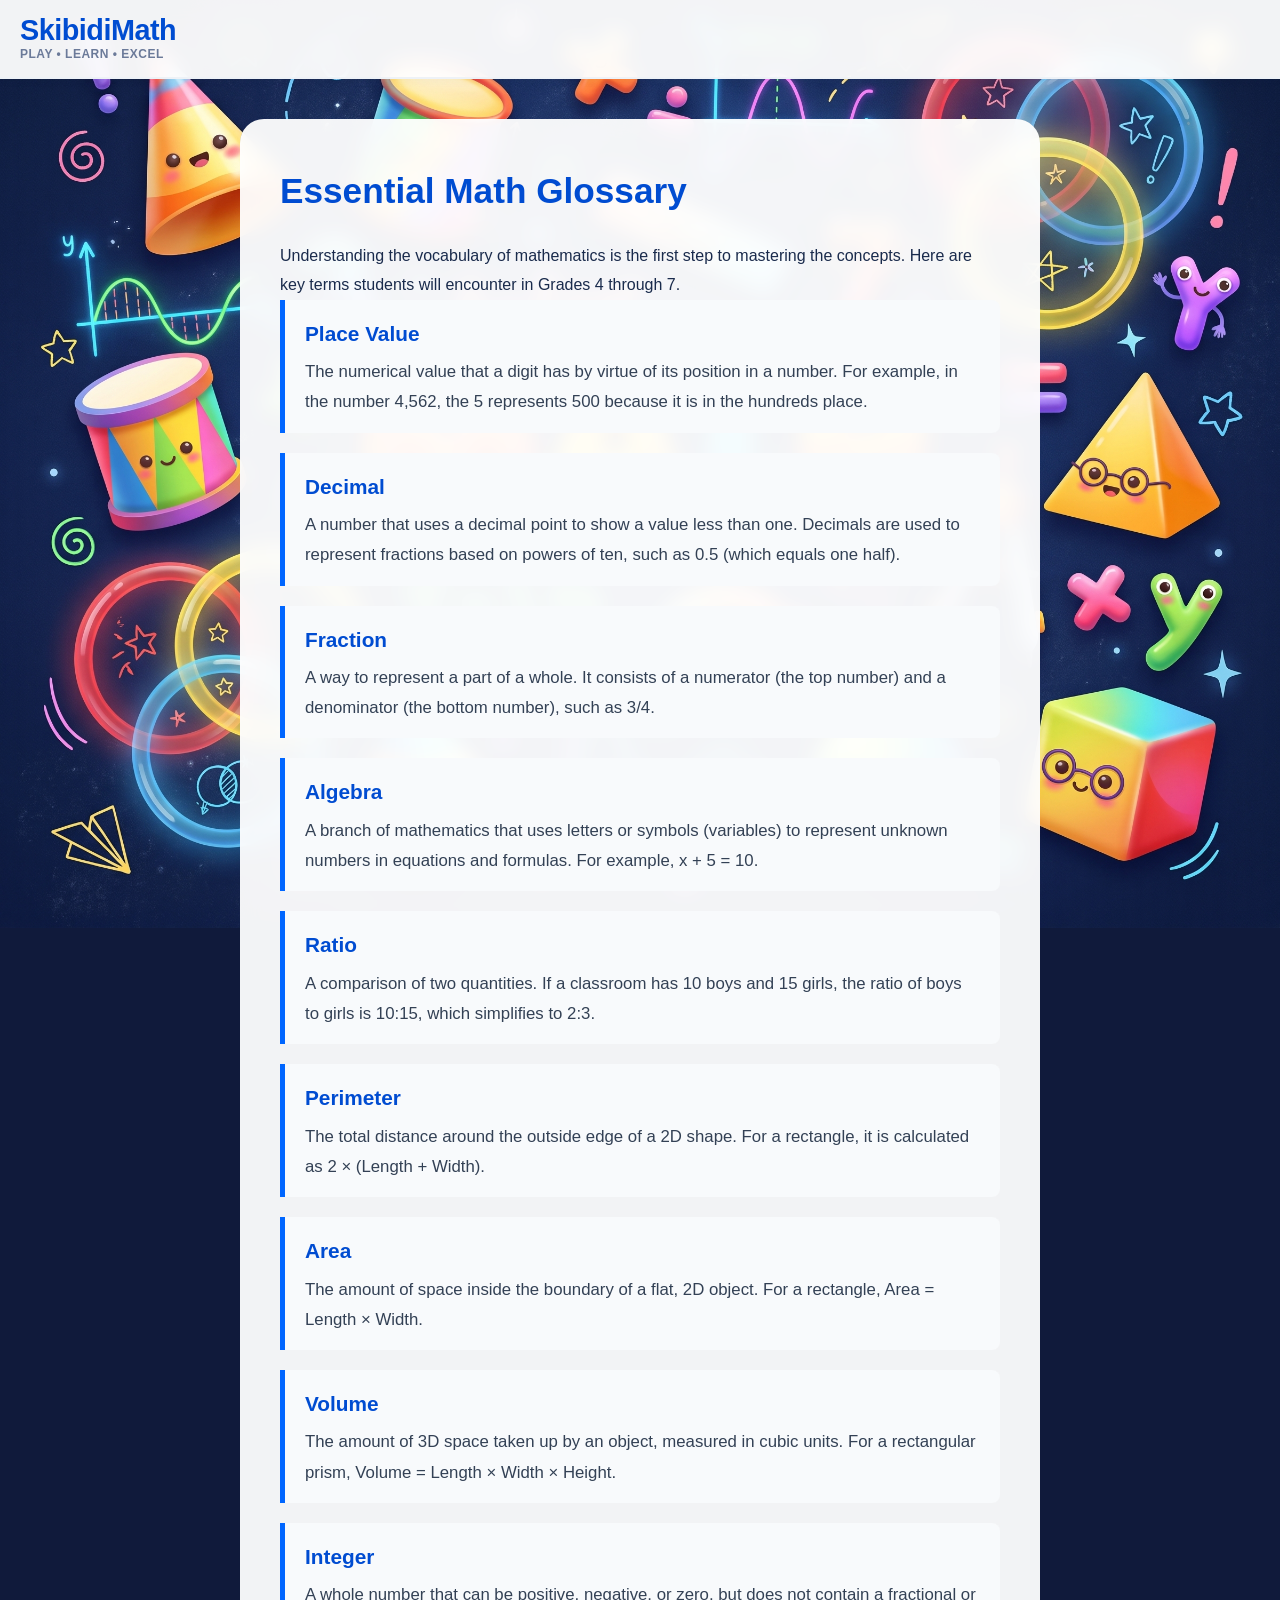
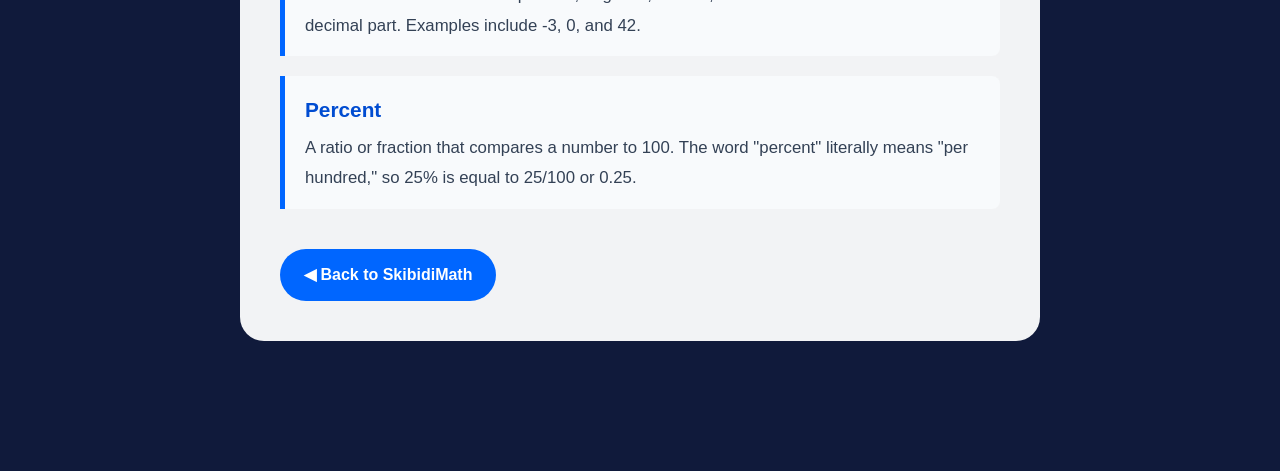
<file: glossary.html>
<!DOCTYPE html>
<html lang="en" dir="ltr">
<head>
    <meta charset="UTF-8">
    <meta name="viewport" content="width=device-width, initial-scale=1.0">
    <title>Math Glossary - SkibidiMath</title>
    <meta name="description" content="A comprehensive glossary of essential math terms for grades 4-7. Learn the definitions of Place Value, Decimals, Algebra, Ratios, and more.">
    <link rel="stylesheet" href="/style.css?v=22">
    <style>
        .text-page-container {
            max-width: 800px; margin: 40px auto; padding: 40px;
            background: rgba(255, 255, 255, 0.95); backdrop-filter: blur(10px);
            border-radius: var(--radius-lg); box-shadow: var(--shadow-lg);
            color: var(--text-main); line-height: 1.8;
        }
        .text-page-container h1 { color: var(--blue-dark); margin-bottom: 20px; font-size: 2.2rem; }
        .term-box {
            background: #f8fafc; border-left: 5px solid var(--blue-primary);
            padding: 15px 20px; margin-bottom: 20px; border-radius: 0 8px 8px 0;
        }
        .term-box h3 { color: var(--blue-dark); margin-bottom: 5px; font-size: 1.3rem; }
        .term-box p { margin: 0; font-size: 1.05rem; color: #334155; }
        .back-home-btn {
            display: inline-block; margin-top: 20px; padding: 12px 24px;
            background: var(--blue-primary); color: white; text-decoration: none;
            border-radius: var(--radius-pill); font-weight: 800; transition: transform 0.2s;
        }
        .back-home-btn:hover { transform: translateY(-2px); background: var(--blue-dark); }
    </style>
</head>
<body style="background-color: #101a3b; background-image: url('/math-bg.png'); background-size: cover; background-attachment: fixed;">

    <header class="top-header">
        <div class="logo-area">
            <h1>SkibidiMath</h1>
            <p>Play • Learn • Excel</p>
        </div>
    </header>

    <main class="text-page-container">
        <h1>Essential Math Glossary</h1>
        <p>Understanding the vocabulary of mathematics is the first step to mastering the concepts. Here are key terms students will encounter in Grades 4 through 7.</p>

        <div class="term-box">
            <h3>Place Value</h3>
            <p>The numerical value that a digit has by virtue of its position in a number. For example, in the number 4,562, the 5 represents 500 because it is in the hundreds place.</p>
        </div>

        <div class="term-box">
            <h3>Decimal</h3>
            <p>A number that uses a decimal point to show a value less than one. Decimals are used to represent fractions based on powers of ten, such as 0.5 (which equals one half).</p>
        </div>

        <div class="term-box">
            <h3>Fraction</h3>
            <p>A way to represent a part of a whole. It consists of a numerator (the top number) and a denominator (the bottom number), such as 3/4.</p>
        </div>

        <div class="term-box">
            <h3>Algebra</h3>
            <p>A branch of mathematics that uses letters or symbols (variables) to represent unknown numbers in equations and formulas. For example, x + 5 = 10.</p>
        </div>

        <div class="term-box">
            <h3>Ratio</h3>
            <p>A comparison of two quantities. If a classroom has 10 boys and 15 girls, the ratio of boys to girls is 10:15, which simplifies to 2:3.</p>
        </div>

        <div class="term-box">
            <h3>Perimeter</h3>
            <p>The total distance around the outside edge of a 2D shape. For a rectangle, it is calculated as 2 × (Length + Width).</p>
        </div>

        <div class="term-box">
            <h3>Area</h3>
            <p>The amount of space inside the boundary of a flat, 2D object. For a rectangle, Area = Length × Width.</p>
        </div>

        <div class="term-box">
            <h3>Volume</h3>
            <p>The amount of 3D space taken up by an object, measured in cubic units. For a rectangular prism, Volume = Length × Width × Height.</p>
        </div>

        <div class="term-box">
            <h3>Integer</h3>
            <p>A whole number that can be positive, negative, or zero, but does not contain a fractional or decimal part. Examples include -3, 0, and 42.</p>
        </div>

        <div class="term-box">
            <h3>Percent</h3>
            <p>A ratio or fraction that compares a number to 100. The word "percent" literally means "per hundred," so 25% is equal to 25/100 or 0.25.</p>
        </div>

        <a href="/" class="back-home-btn">◀ Back to SkibidiMath</a>
    </main>

</body>
</html>
</file>
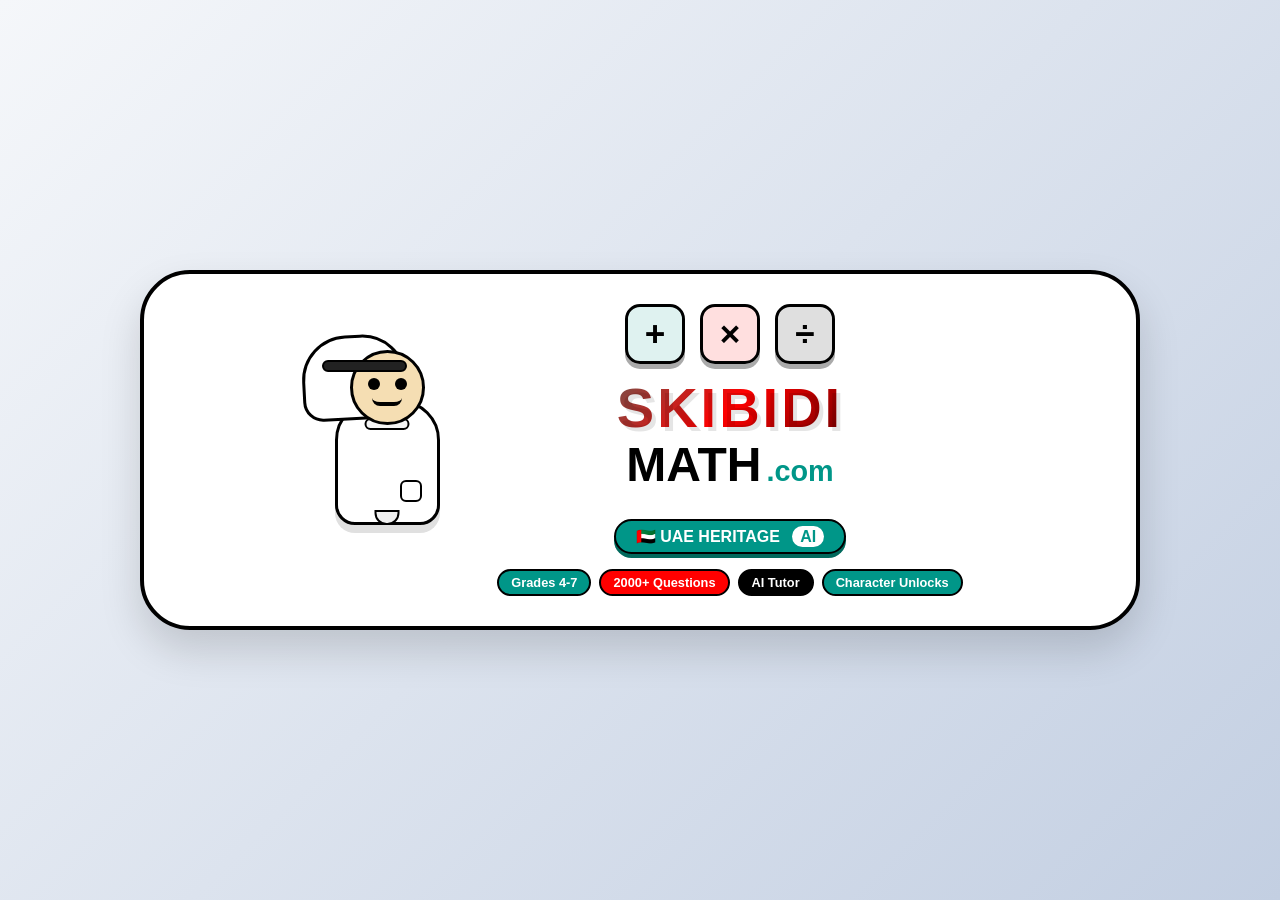
<file: logo.html>
<!DOCTYPE html>
<html lang="en">
<head>
    <meta charset="UTF-8">
    <meta name="viewport" content="width=device-width, initial-scale=1.0">
    <title>SkibidiMath.com - Fixed Logo</title>
    <style>
        * {
            margin: 0;
            padding: 0;
            box-sizing: border-box;
        }

        body {
            background: linear-gradient(135deg, #f5f7fa 0%, #c3cfe2 100%);
            min-height: 100vh;
            display: flex;
            justify-content: center;
            align-items: center;
            font-family: 'Segoe UI', Tahoma, Geneva, Verdana, sans-serif;
            padding: 20px;
        }

        /* Logo Container */
        .logo-container {
            background: white;
            padding: 30px 50px;
            border-radius: 50px;
            box-shadow: 0 20px 40px rgba(0,0,0,0.15);
            border: 4px solid #000;
            max-width: 1000px;
            width: 100%;
        }

        /* Main logo content */
        .logo {
            display: flex;
            align-items: center;
            justify-content: center;
            gap: 40px;
            flex-wrap: wrap;
        }

        /* ---------- Khandoora Boy Character ---------- */
        .character {
            position: relative;
            width: 140px;
            height: 200px;
            animation: bounce 3s infinite ease-in-out;
        }

        @keyframes bounce {
            0%, 100% { transform: translateY(0); }
            50% { transform: translateY(-8px); }
        }

        /* Head */
        .boy-head {
            position: relative;
            width: 75px;
            height: 75px;
            background: #F5DEB3;  /* Skin tone */
            border-radius: 50%;
            margin: 0 auto;
            border: 3px solid #000;
            z-index: 5;
        }

        /* Face */
        .face {
            position: relative;
            width: 100%;
            height: 100%;
        }

        .eyes {
            display: flex;
            justify-content: center;
            gap: 15px;
            padding-top: 25px;
        }

        .eye {
            width: 12px;
            height: 12px;
            background: #000;
            border-radius: 50%;
        }

        .smile {
            width: 30px;
            height: 8px;
            border-bottom: 4px solid #000;
            border-radius: 0 0 20px 20px;
            margin: 8px auto 0;
        }

        /* Ghutra (head covering) */
        .ghutra {
            position: absolute;
            top: -15px;
            left: -15px;
            width: 105px;
            height: 85px;
            background: white;
            border-radius: 45px 45px 20px 20px;
            transform: rotate(-3deg);
            border: 3px solid #000;
            z-index: 4;
        }

        /* Agal (black rope) */
        .agal {
            position: absolute;
            top: 10px;
            left: 5px;
            width: 85px;
            height: 12px;
            background: #222;
            border-radius: 20px;
            border: 2px solid #000;
            z-index: 6;
        }

        /* Kandoora body */
        .kandoora {
            position: relative;
            width: 105px;
            height: 125px;
            background: white;
            border: 3px solid #000;
            border-radius: 40px 40px 20px 20px;
            margin: -25px auto 0;
            z-index: 3;
            box-shadow: 0 8px 0 #e0e0e0;
        }

        /* Kandoora details */
        .collar {
            position: absolute;
            top: 15px;
            left: 50%;
            transform: translateX(-50%);
            width: 45px;
            height: 12px;
            background: #f5f5f5;
            border: 2px solid #000;
            border-radius: 10px;
        }

        .pocket {
            position: absolute;
            bottom: 20px;
            right: 15px;
            width: 22px;
            height: 22px;
            border: 2px solid #000;
            border-radius: 6px;
        }

        .tassel {
            position: absolute;
            bottom: -3px;
            left: 50%;
            transform: translateX(-50%);
            width: 25px;
            height: 15px;
            background: #f0f0f0;
            border: 2px solid #000;
            border-radius: 0 0 12px 12px;
        }

        /* ---------- Text Section ---------- */
        .text-section {
            text-align: center;
        }

        /* Math symbols row */
        .math-symbols {
            display: flex;
            justify-content: center;
            gap: 15px;
            margin-bottom: 10px;
        }

        .symbol-box {
            font-size: 2.2rem;
            font-weight: 800;
            width: 60px;
            height: 60px;
            display: flex;
            align-items: center;
            justify-content: center;
            background: #f0f0f0;
            border-radius: 15px;
            border: 3px solid #000;
            box-shadow: 0 5px 0 #aaa;
        }

        /* UAE flag colors on symbols */
        .symbol-box:nth-child(1) { background: #00968820; }  /* Green tint */
        .symbol-box:nth-child(2) { background: #FF000020; }  /* Red tint */
        .symbol-box:nth-child(3) { background: #00000020; }  /* Black tint */

        /* Main title - THIS IS THE FIXED PART */
        .title {
            font-family: 'Arial Black', 'Impact', sans-serif;
            line-height: 1.2;
            margin: 10px 0;
        }

        .skibidi {
            font-size: 3.5rem;
            font-weight: 900;
            letter-spacing: 3px;
            background: linear-gradient(135deg, #009688, #FF0000, #000000);
            -webkit-background-clip: text;
            -webkit-text-fill-color: transparent;
            background-clip: text;
            text-shadow: 4px 4px 0 rgba(0,0,0,0.1);
            display: block;
        }

        .math-com {
            font-size: 3rem;
            font-weight: 800;
            color: #000;
            display: block;
            margin-top: -5px;
        }

        .math-com span {
            font-size: 1.8rem;
            color: #009688;
            font-weight: 600;
            margin-left: 5px;
        }

        /* UAE badge */
        .uae-badge {
            display: inline-block;
            background: #009688;
            color: white;
            padding: 6px 20px;
            border-radius: 40px;
            font-size: 1rem;
            font-weight: bold;
            border: 2px solid #000;
            box-shadow: 0 4px 0 #00695c;
            margin-top: 15px;
        }

        .uae-badge i {
            font-style: normal;
            background: white;
            color: #009688;
            padding: 2px 8px;
            border-radius: 20px;
            margin-left: 8px;
        }

        /* Feature pills */
        .features {
            display: flex;
            flex-wrap: wrap;
            justify-content: center;
            gap: 8px;
            margin-top: 15px;
        }

        .pill {
            background: #FF0000;
            color: white;
            padding: 4px 12px;
            border-radius: 30px;
            font-size: 0.8rem;
            font-weight: bold;
            border: 2px solid #000;
        }

        .pill.green {
            background: #009688;
        }

        .pill.black {
            background: #000;
        }

        /* Responsive */
        @media (max-width: 700px) {
            .logo-container {
                padding: 20px;
            }
            
            .skibidi {
                font-size: 2.5rem;
            }
            
            .math-com {
                font-size: 2.2rem;
            }
            
            .character {
                width: 120px;
                height: 170px;
            }
        }
    </style>
</head>
<body>
    <div class="logo-container">
        <div class="logo">
            <!-- Left: Kandoora Boy -->
            <div class="character">
                <!-- Ghutra and Agal -->
                <div class="ghutra"></div>
                <div class="agal"></div>
                
                <!-- Head -->
                <div class="boy-head">
                    <div class="face">
                        <div class="eyes">
                            <div class="eye"></div>
                            <div class="eye"></div>
                        </div>
                        <div class="smile"></div>
                    </div>
                </div>
                
                <!-- Kandoora body -->
                <div class="kandoora">
                    <div class="collar"></div>
                    <div class="pocket"></div>
                    <div class="tassel"></div>
                </div>
            </div>

            <!-- Right: Text Section -->
            <div class="text-section">
                <!-- Math symbols -->
                <div class="math-symbols">
                    <div class="symbol-box">+</div>
                    <div class="symbol-box">×</div>
                    <div class="symbol-box">÷</div>
                </div>

                <!-- Main title - FIXED VERSION -->
                <div class="title">
                    <div class="skibidi">SKIBIDI</div>
                    <div class="math-com">MATH<span>.com</span></div>
                </div>

                <!-- UAE Badge -->
                <div class="uae-badge">
                    🇦🇪 UAE HERITAGE <i>AI</i>
                </div>

                <!-- Feature tags -->
                <div class="features">
                    <span class="pill green">Grades 4-7</span>
                    <span class="pill">2000+ Questions</span>
                    <span class="pill black">AI Tutor</span>
                    <span class="pill green">Character Unlocks</span>
                </div>
            </div>
        </div>
    </div>
</body>
</html>
</file>
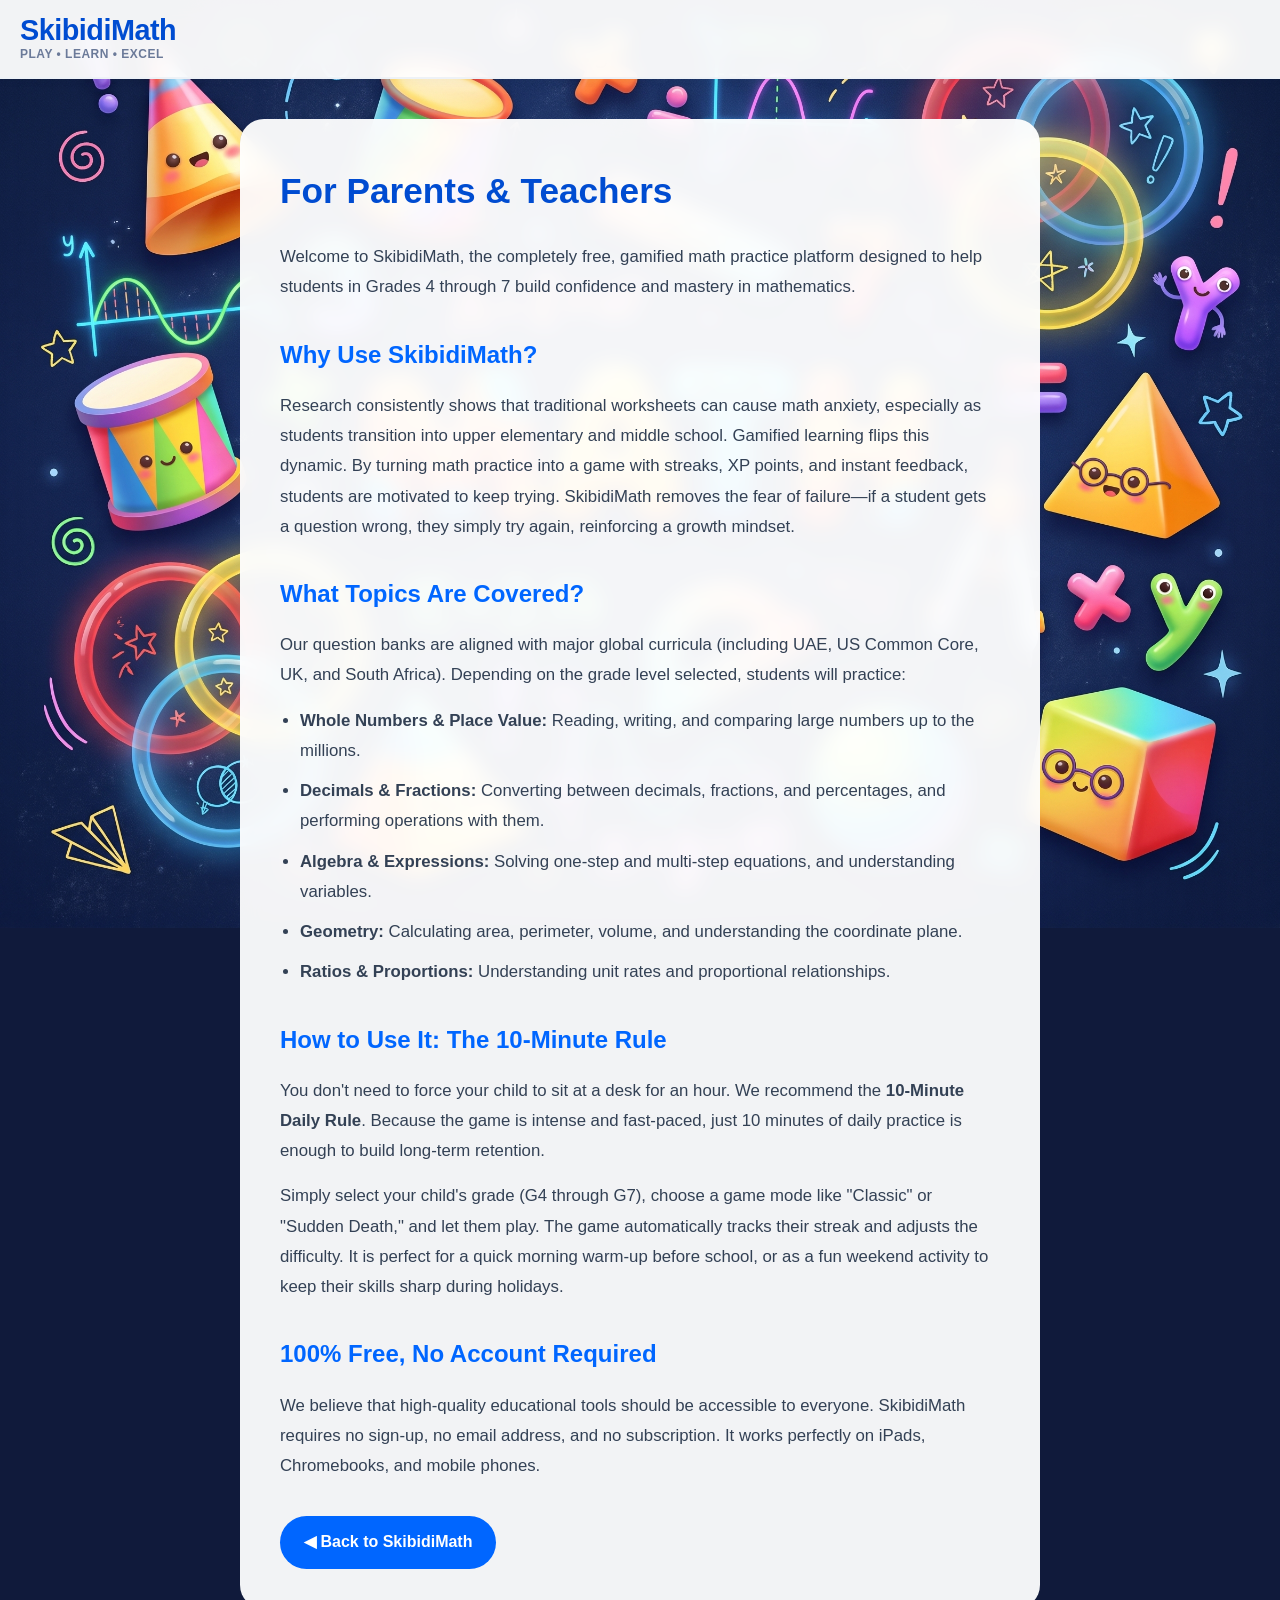
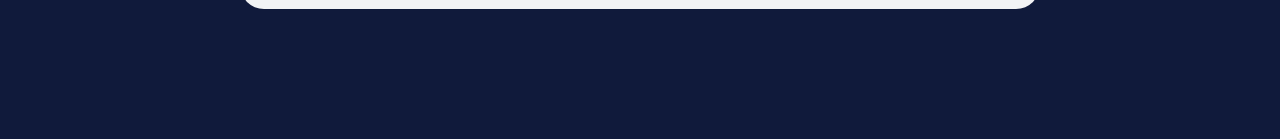
<file: parents.html>
<!DOCTYPE html>
<html lang="en" dir="ltr">
<head>
    <meta charset="UTF-8">
    <meta name="viewport" content="width=device-width, initial-scale=1.0">
    <title>For Parents & Teachers - SkibidiMath</title>
    <meta name="description" content="Learn how parents and teachers can use SkibidiMath, a free curriculum-aligned math game for grades 4-7, to improve student math skills in just 10 minutes a day.">
    <link rel="stylesheet" href="/style.css?v=22">
    <style>
        /* Extra styling specifically for text pages */
        .text-page-container {
            max-width: 800px;
            margin: 40px auto;
            padding: 40px;
            background: rgba(255, 255, 255, 0.95);
            backdrop-filter: blur(10px);
            border-radius: var(--radius-lg);
            box-shadow: var(--shadow-lg);
            color: var(--text-main);
            line-height: 1.8;
        }
        .text-page-container h1 { color: var(--blue-dark); margin-bottom: 20px; font-size: 2.2rem; }
        .text-page-container h2 { color: var(--blue-primary); margin: 30px 0 15px; font-size: 1.5rem; }
        .text-page-container p { margin-bottom: 15px; font-size: 1.05rem; color: #334155; }
        .text-page-container ul { margin-bottom: 20px; padding-left: 20px; }
        .text-page-container li { margin-bottom: 10px; font-size: 1.05rem; color: #334155; }
        .back-home-btn {
            display: inline-block; margin-top: 20px; padding: 12px 24px;
            background: var(--blue-primary); color: white; text-decoration: none;
            border-radius: var(--radius-pill); font-weight: 800; transition: transform 0.2s;
        }
        .back-home-btn:hover { transform: translateY(-2px); background: var(--blue-dark); }
    </style>
</head>
<body style="background-color: #101a3b; background-image: url('/math-bg.png'); background-size: cover; background-attachment: fixed;">

    <header class="top-header">
        <div class="logo-area">
            <h1>SkibidiMath</h1>
            <p>Play • Learn • Excel</p>
        </div>
    </header>

    <main class="text-page-container">
        <h1>For Parents & Teachers</h1>
        <p>Welcome to SkibidiMath, the completely free, gamified math practice platform designed to help students in Grades 4 through 7 build confidence and mastery in mathematics.</p>

        <h2>Why Use SkibidiMath?</h2>
        <p>Research consistently shows that traditional worksheets can cause math anxiety, especially as students transition into upper elementary and middle school. Gamified learning flips this dynamic. By turning math practice into a game with streaks, XP points, and instant feedback, students are motivated to keep trying. SkibidiMath removes the fear of failure—if a student gets a question wrong, they simply try again, reinforcing a growth mindset.</p>

        <h2>What Topics Are Covered?</h2>
        <p>Our question banks are aligned with major global curricula (including UAE, US Common Core, UK, and South Africa). Depending on the grade level selected, students will practice:</p>
        <ul>
            <li><strong>Whole Numbers & Place Value:</strong> Reading, writing, and comparing large numbers up to the millions.</li>
            <li><strong>Decimals & Fractions:</strong> Converting between decimals, fractions, and percentages, and performing operations with them.</li>
            <li><strong>Algebra & Expressions:</strong> Solving one-step and multi-step equations, and understanding variables.</li>
            <li><strong>Geometry:</strong> Calculating area, perimeter, volume, and understanding the coordinate plane.</li>
            <li><strong>Ratios & Proportions:</strong> Understanding unit rates and proportional relationships.</li>
        </ul>

        <h2>How to Use It: The 10-Minute Rule</h2>
        <p>You don't need to force your child to sit at a desk for an hour. We recommend the <strong>10-Minute Daily Rule</strong>. Because the game is intense and fast-paced, just 10 minutes of daily practice is enough to build long-term retention. </p>
        <p>Simply select your child's grade (G4 through G7), choose a game mode like "Classic" or "Sudden Death," and let them play. The game automatically tracks their streak and adjusts the difficulty. It is perfect for a quick morning warm-up before school, or as a fun weekend activity to keep their skills sharp during holidays.</p>

        <h2>100% Free, No Account Required</h2>
        <p>We believe that high-quality educational tools should be accessible to everyone. SkibidiMath requires no sign-up, no email address, and no subscription. It works perfectly on iPads, Chromebooks, and mobile phones.</p>

        <a href="/" class="back-home-btn">◀ Back to SkibidiMath</a>
    </main>

</body>
</html>
</file>
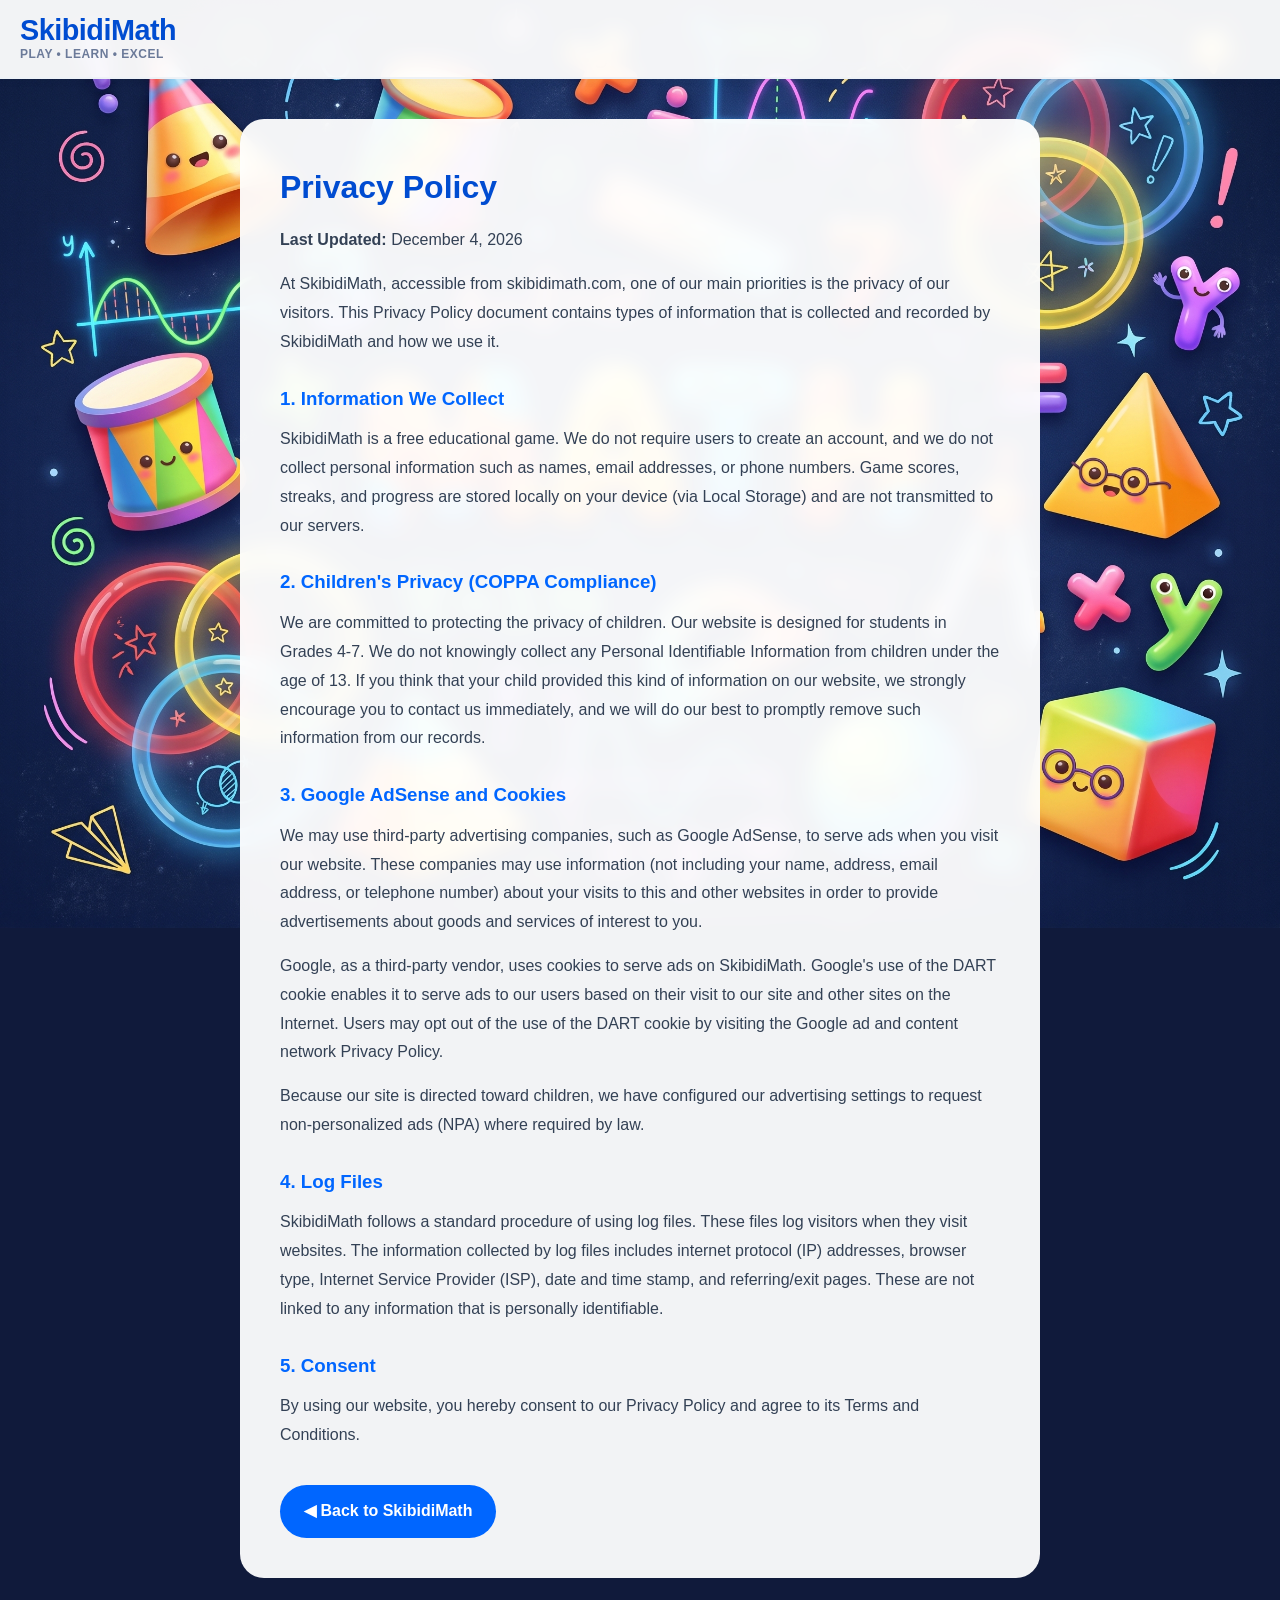
<file: privacy.html>
<!DOCTYPE html>
<html lang="en" dir="ltr">
<head>
    <meta charset="UTF-8">
    <meta name="viewport" content="width=device-width, initial-scale=1.0">
    <title>Privacy Policy - SkibidiMath</title>
    <link rel="stylesheet" href="/style.css?v=22">
    <style>
        .text-page-container {
            max-width: 800px; margin: 40px auto; padding: 40px;
            background: rgba(255, 255, 255, 0.95); backdrop-filter: blur(10px);
            border-radius: var(--radius-lg); box-shadow: var(--shadow-lg);
            color: var(--text-main); line-height: 1.8;
        }
        .text-page-container h1 { color: var(--blue-dark); margin-bottom: 10px; }
        .text-page-container h3 { color: var(--blue-primary); margin: 25px 0 10px; }
        .text-page-container p { margin-bottom: 15px; color: #334155; }
        .back-home-btn {
            display: inline-block; margin-top: 20px; padding: 12px 24px;
            background: var(--blue-primary); color: white; text-decoration: none;
            border-radius: var(--radius-pill); font-weight: 800;
        }
    </style>
</head>
<body style="background-color: #101a3b; background-image: url('/math-bg.png'); background-size: cover; background-attachment: fixed;">

    <header class="top-header">
        <div class="logo-area">
            <h1>SkibidiMath</h1>
            <p>Play • Learn • Excel</p>
        </div>
    </header>

    <main class="text-page-container">
        <h1>Privacy Policy</h1>
        <p><strong>Last Updated:</strong> <span id="date"></span></p>

        <p>At SkibidiMath, accessible from skibidimath.com, one of our main priorities is the privacy of our visitors. This Privacy Policy document contains types of information that is collected and recorded by SkibidiMath and how we use it.</p>

        <h3>1. Information We Collect</h3>
        <p>SkibidiMath is a free educational game. We do not require users to create an account, and we do not collect personal information such as names, email addresses, or phone numbers. Game scores, streaks, and progress are stored locally on your device (via Local Storage) and are not transmitted to our servers.</p>

        <h3>2. Children's Privacy (COPPA Compliance)</h3>
        <p>We are committed to protecting the privacy of children. Our website is designed for students in Grades 4-7. We do not knowingly collect any Personal Identifiable Information from children under the age of 13. If you think that your child provided this kind of information on our website, we strongly encourage you to contact us immediately, and we will do our best to promptly remove such information from our records.</p>

        <h3>3. Google AdSense and Cookies</h3>
        <p>We may use third-party advertising companies, such as Google AdSense, to serve ads when you visit our website. These companies may use information (not including your name, address, email address, or telephone number) about your visits to this and other websites in order to provide advertisements about goods and services of interest to you.</p>
        <p>Google, as a third-party vendor, uses cookies to serve ads on SkibidiMath. Google's use of the DART cookie enables it to serve ads to our users based on their visit to our site and other sites on the Internet. Users may opt out of the use of the DART cookie by visiting the Google ad and content network Privacy Policy.</p>
        <p>Because our site is directed toward children, we have configured our advertising settings to request non-personalized ads (NPA) where required by law.</p>

        <h3>4. Log Files</h3>
        <p>SkibidiMath follows a standard procedure of using log files. These files log visitors when they visit websites. The information collected by log files includes internet protocol (IP) addresses, browser type, Internet Service Provider (ISP), date and time stamp, and referring/exit pages. These are not linked to any information that is personally identifiable.</p>

        <h3>5. Consent</h3>
        <p>By using our website, you hereby consent to our Privacy Policy and agree to its Terms and Conditions.</p>

        <a href="/" class="back-home-btn">◀ Back to SkibidiMath</a>
    </main>

    <script>
        document.getElementById('date').textContent = new Date().toLocaleDateString('en-US', { year: 'numeric', month: 'long', day: 'numeric' });
    </script>
</body>
</html>
</file>
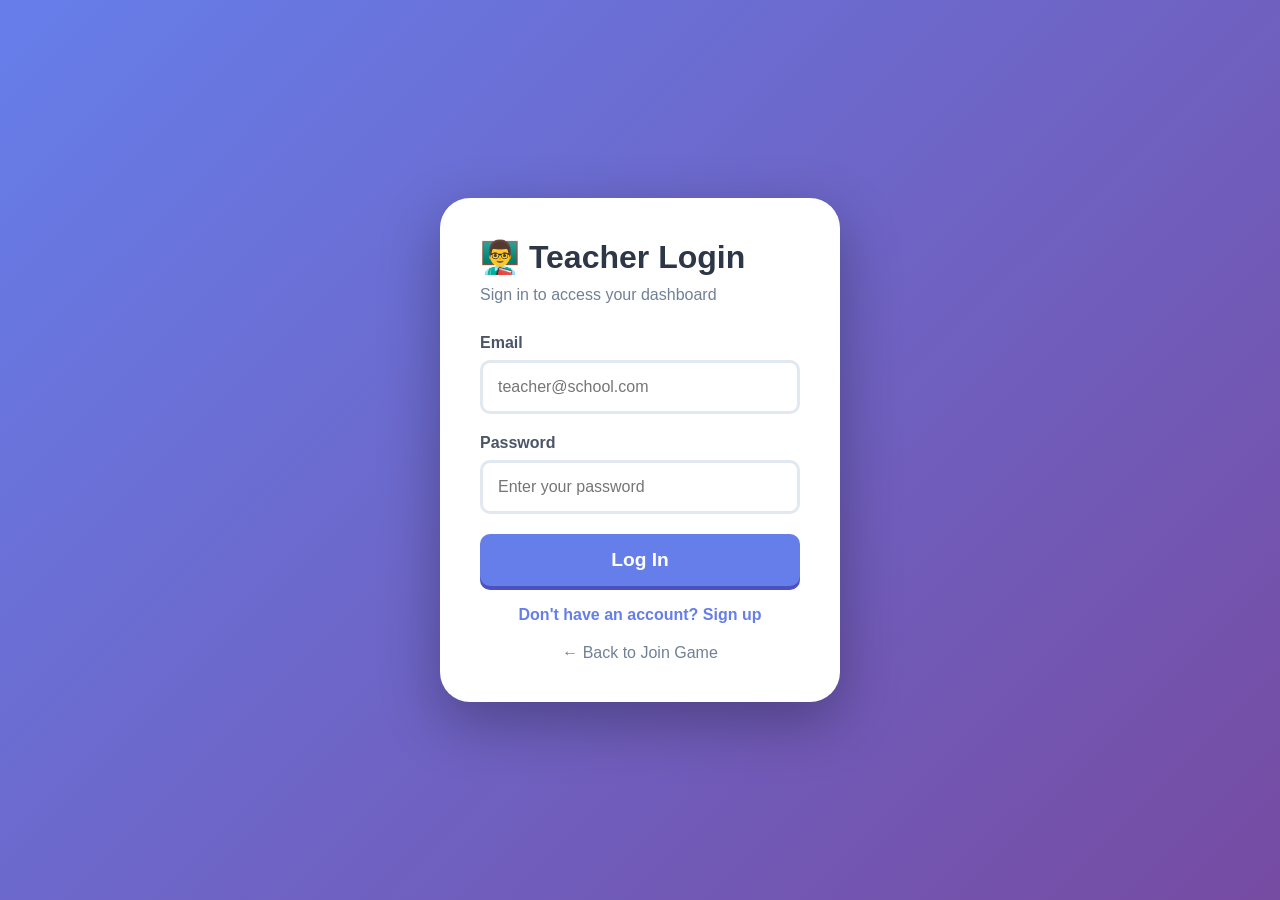
<file: teacher-dashboard.html>
<!DOCTYPE html>
<html lang="en">
<head>
    <meta charset="UTF-8">
    <meta name="viewport" content="width=device-width, initial-scale=1.0">
    <title>SkibidiMath - Teacher Dashboard</title>
    <style>
        * {
            margin: 0;
            padding: 0;
            box-sizing: border-box;
            font-family: 'Segoe UI', Tahoma, Geneva, Verdana, sans-serif;
        }

        body {
            background: linear-gradient(135deg, #667eea 0%, #764ba2 100%);
            min-height: 100vh;
            padding: 20px;
        }

        .dashboard-container {
            max-width: 1400px;
            margin: 0 auto;
        }

        .header {
            background: white;
            border-radius: 20px;
            padding: 30px;
            margin-bottom: 20px;
            box-shadow: 0 10px 30px rgba(0,0,0,0.2);
        }

        .header h1 {
            color: #2d3748;
            margin-bottom: 10px;
            font-size: 2.5rem;
        }

        .teacher-info {
            display: flex;
            justify-content: space-between;
            align-items: center;
            flex-wrap: wrap;
            gap: 20px;
        }

        .teacher-info h2 {
            color: #4a5568;
        }

        .logout-btn {
            background: #f56565;
            color: white;
            border: none;
            padding: 10px 25px;
            border-radius: 8px;
            cursor: pointer;
            font-weight: bold;
            font-size: 1rem;
            box-shadow: 0 4px 0 #c53030;
            transition: all 0.3s;
        }

        .logout-btn:hover {
            transform: translateY(-2px);
            box-shadow: 0 6px 0 #c53030;
        }

        .codes-section {
            background: white;
            border-radius: 20px;
            padding: 30px;
            margin-bottom: 20px;
            box-shadow: 0 10px 30px rgba(0,0,0,0.2);
        }

        .codes-section h2 {
            color: #4a5568;
            margin-bottom: 20px;
        }

        .codes-grid {
            display: grid;
            grid-template-columns: repeat(2, 1fr);
            gap: 20px;
        }

        .code-card {
            padding: 30px;
            border-radius: 15px;
            text-align: center;
            color: white;
        }

        .code-card.student {
            background: linear-gradient(135deg, #667eea, #764ba2);
        }

        .code-card.parent {
            background: linear-gradient(135deg, #48bb78, #38a169);
        }

        .code-card .label {
            font-size: 1.2rem;
            margin-bottom: 15px;
            opacity: 0.9;
        }

        .code-card .code {
            font-size: 3rem;
            font-weight: bold;
            letter-spacing: 5px;
            font-family: monospace;
            margin-bottom: 15px;
        }

        .copy-btn {
            background: rgba(255,255,255,0.2);
            color: white;
            border: none;
            padding: 10px 25px;
            border-radius: 25px;
            cursor: pointer;
            font-weight: bold;
            font-size: 1rem;
            transition: all 0.3s;
        }

        .copy-btn:hover {
            background: rgba(255,255,255,0.3);
        }

        .live-stats {
            display: grid;
            grid-template-columns: repeat(4, 1fr);
            gap: 20px;
            margin-bottom: 20px;
        }

        .stat-card {
            background: white;
            padding: 25px;
            border-radius: 15px;
            box-shadow: 0 4px 10px rgba(0,0,0,0.1);
            text-align: center;
        }

        .stat-card h3 {
            color: #718096;
            font-size: 1rem;
            margin-bottom: 10px;
        }

        .stat-card .number {
            font-size: 2.5rem;
            font-weight: bold;
            color: #4a5568;
        }

        .stat-card .small {
            color: #a0aec0;
            font-size: 0.9rem;
            margin-top: 5px;
        }

        .filter-section {
            background: white;
            border-radius: 20px;
            padding: 20px;
            margin-bottom: 20px;
            display: flex;
            gap: 15px;
            flex-wrap: wrap;
            align-items: center;
        }

        .filter-section select, .filter-section input {
            padding: 12px 20px;
            border: 2px solid #e2e8f0;
            border-radius: 10px;
            font-size: 1rem;
            outline: none;
        }

        .filter-section select:focus, .filter-section input:focus {
            border-color: #667eea;
        }

        .refresh-btn {
            background: #667eea;
            color: white;
            border: none;
            padding: 12px 25px;
            border-radius: 10px;
            cursor: pointer;
            font-weight: bold;
            box-shadow: 0 4px 0 #4c51bf;
            transition: all 0.3s;
        }

        .refresh-btn:hover {
            transform: translateY(-2px);
            box-shadow: 0 6px 0 #4c51bf;
        }

        .students-section {
            background: white;
            border-radius: 20px;
            padding: 30px;
            box-shadow: 0 10px 30px rgba(0,0,0,0.2);
        }

        .students-section h2 {
            color: #4a5568;
            margin-bottom: 20px;
        }

        .table-container {
            overflow-x: auto;
        }

        table {
            width: 100%;
            border-collapse: collapse;
        }

        th {
            background: #f7fafc;
            padding: 15px;
            text-align: left;
            color: #4a5568;
            font-weight: 600;
            cursor: pointer;
        }

        th:hover {
            background: #edf2f7;
        }

        td {
            padding: 15px;
            border-bottom: 1px solid #e2e8f0;
        }

        tr:hover {
            background: #f7fafc;
        }

        .grade-badge {
            background: #9f7aea;
            color: white;
            padding: 5px 10px;
            border-radius: 20px;
            font-size: 0.8rem;
            display: inline-block;
        }

        .online {
            color: #48bb78;
            font-weight: bold;
        }

        .offline {
            color: #a0aec0;
        }

        .topic-progress {
            display: flex;
            gap: 5px;
            flex-wrap: wrap;
        }

        .topic-tag {
            background: #e2e8f0;
            padding: 3px 8px;
            border-radius: 12px;
            font-size: 0.7rem;
        }

        .export-btn {
            background: #48bb78;
            color: white;
            border: none;
            padding: 12px 30px;
            border-radius: 10px;
            cursor: pointer;
            font-weight: bold;
            font-size: 1rem;
            margin-top: 20px;
            box-shadow: 0 4px 0 #2f855a;
            transition: all 0.3s;
        }

        .export-btn:hover {
            transform: translateY(-2px);
            box-shadow: 0 6px 0 #2f855a;
        }

        @media (max-width: 768px) {
            .codes-grid {
                grid-template-columns: 1fr;
            }
            
            .live-stats {
                grid-template-columns: repeat(2, 1fr);
            }
            
            .filter-section {
                flex-direction: column;
            }
            
            .filter-section select, .filter-section input, .refresh-btn {
                width: 100%;
            }
        }
    </style>
</head>
<body>
    <div class="dashboard-container">
        <!-- Header -->
        <div class="header">
            <div class="teacher-info">
                <div>
                    <h1>👨‍🏫 Teacher Dashboard</h1>
                    <h2 id="teacherName">Loading...</h2>
                    <p id="teacherSchool"></p>
                </div>
                <button class="logout-btn" onclick="logout()">🚪 Log Out</button>
            </div>
        </div>

        <!-- Class Codes -->
        <div class="codes-section">
            <h2>📋 Your Class Codes</h2>
            <div class="codes-grid">
                <div class="code-card student">
                    <div class="label">👨‍🎓 Student Join Code</div>
                    <div class="code" id="studentCode">------</div>
                    <button class="copy-btn" onclick="copyCode('student')">📋 Copy Code</button>
                </div>
                <div class="code-card parent">
                    <div class="label">👪 Parent Access Code</div>
                    <div class="code" id="parentCode">------</div>
                    <button class="copy-btn" onclick="copyCode('parent')">📋 Copy Code</button>
                </div>
            </div>
        </div>

        <!-- Live Stats -->
        <div class="live-stats">
            <div class="stat-card">
                <h3>Total Students</h3>
                <div class="number" id="totalStudents">0</div>
                <div class="small">ever joined</div>
            </div>
            <div class="stat-card">
                <h3>🟢 Online Now</h3>
                <div class="number" id="onlineNow">0</div>
                <div class="small">active in last 5 min</div>
            </div>
            <div class="stat-card">
                <h3>📊 Questions Solved</h3>
                <div class="number" id="totalQuestions">0</div>
                <div class="small">total all time</div>
            </div>
            <div class="stat-card">
                <h3>⭐ Average Score</h3>
                <div class="number" id="avgScore">0</div>
                <div class="small">class average</div>
            </div>
        </div>

        <!-- Filters -->
        <div class="filter-section">
            <select id="gradeFilter" onchange="filterStudents()">
                <option value="all">All Grades</option>
                <option value="4">Grade 4</option>
                <option value="5">Grade 5</option>
                <option value="6">Grade 6</option>
                <option value="7">Grade 7</option>
            </select>
            <select id="statusFilter" onchange="filterStudents()">
                <option value="all">All Students</option>
                <option value="online">Online Now</option>
                <option value="offline">Offline</option>
            </select>
            <input type="text" id="searchStudent" placeholder="🔍 Search student..." onkeyup="filterStudents()">
            <button class="refresh-btn" onclick="loadData()">🔄 Refresh Data</button>
        </div>

        <!-- Students List -->
        <div class="students-section">
            <h2>📊 Your Students <span id="studentCount" style="font-size: 1rem; color: #718096; margin-left: 10px;"></span></h2>
            <div class="table-container">
                <table id="studentsTable">
                    <thead>
                        <tr>
                            <th onclick="sortTable(0)">Student ⬇️</th>
                            <th onclick="sortTable(1)">Grade</th>
                            <th onclick="sortTable(2)">Last Active</th>
                            <th onclick="sortTable(3)">Questions</th>
                            <th onclick="sortTable(4)">Score</th>
                            <th onclick="sortTable(5)">Streak</th>
                            <th>Topics</th>
                        </tr>
                    </thead>
                    <tbody id="studentsBody">
                        <tr>
                            <td colspan="7" style="text-align: center; padding: 40px;">
                                <div style="font-size: 1.2rem; color: #718096;">Loading students...</div>
                                <div style="font-size: 0.9rem; color: #a0aec0; margin-top: 10px;">Waiting for students to join with code: <span id="waitingCode"></span></div>
                            </td>
                        </tr>
                    </tbody>
                </table>
            </div>
            <button class="export-btn" onclick="exportData()">📥 Export to Excel</button>
        </div>
    </div>

    <script>
        // Current teacher data
        let currentTeacher = null;
        let allStudents = [];
        let filteredStudents = [];

        // Load teacher data
        function loadTeacher() {
            const teacherData = localStorage.getItem('currentTeacher');
            if (!teacherData) {
                window.location.href = 'teacher-login.html';
                return;
            }

            currentTeacher = JSON.parse(teacherData);
            
            document.getElementById('teacherName').textContent = currentTeacher.name;
            document.getElementById('teacherSchool').textContent = currentTeacher.school;
            document.getElementById('studentCode').textContent = currentTeacher.studentCode;
            document.getElementById('parentCode').textContent = currentTeacher.parentCode;
            document.getElementById('waitingCode').textContent = currentTeacher.studentCode;

            loadData();
        }

        // Load student data
        function loadData() {
            if (!currentTeacher) return;

            // Get students for this class
            const classStudents = JSON.parse(
                localStorage.getItem(`class_${currentTeacher.studentCode}`) || '[]'
            );
            
            allStudents = classStudents.map(student => {
                // Calculate if online (active in last 5 minutes)
                const lastActive = student.lastActive ? new Date(student.lastActive) : null;
                const fiveMinAgo = new Date(Date.now() - 5 * 60 * 1000);
                const isOnline = lastActive && lastActive > fiveMinAgo;

                return {
                    ...student,
                    isOnline: isOnline,
                    avgScore: student.avgScore || 0,
                    questionsSolved: student.questionsSolved || 0,
                    correctAnswers: student.correctAnswers || 0,
                    currentStreak: student.currentStreak || 0
                };
            });

            updateStats();
            filterStudents();
        }

        // Update live stats
        function updateStats() {
            const totalStudents = allStudents.length;
            const onlineNow = allStudents.filter(s => s.isOnline).length;
            const totalQuestions = allStudents.reduce((sum, s) => sum + (s.questionsSolved || 0), 0);
            const avgScore = allStudents.length > 0 
                ? Math.round(allStudents.reduce((sum, s) => sum + (s.avgScore || 0), 0) / allStudents.length)
                : 0;

            document.getElementById('totalStudents').textContent = totalStudents;
            document.getElementById('onlineNow').textContent = onlineNow;
            document.getElementById('totalQuestions').textContent = totalQuestions.toLocaleString();
            document.getElementById('avgScore').textContent = avgScore;
        }

        // Filter students
        function filterStudents() {
            const gradeFilter = document.getElementById('gradeFilter').value;
            const statusFilter = document.getElementById('statusFilter').value;
            const searchTerm = document.getElementById('searchStudent').value.toLowerCase();

            filteredStudents = allStudents.filter(student => {
                // Grade filter
                if (gradeFilter !== 'all' && student.grade !== gradeFilter) return false;
                
                // Status filter
                if (statusFilter === 'online' && !student.isOnline) return false;
                if (statusFilter === 'offline' && student.isOnline) return false;
                
                // Search filter
                if (searchTerm && !student.name.toLowerCase().includes(searchTerm)) return false;
                
                return true;
            });

            document.getElementById('studentCount').textContent = `(${filteredStudents.length} students)`;
            displayStudents();
        }

        // Display students in table
        function displayStudents() {
            const tbody = document.getElementById('studentsBody');
            
            if (filteredStudents.length === 0) {
                tbody.innerHTML = `
                    <tr>
                        <td colspan="7" style="text-align: center; padding: 40px;">
                            <div style="font-size: 1.2rem; color: #718096;">No students match your filters</div>
                            <div style="font-size: 0.9rem; color: #a0aec0; margin-top: 10px;">Share code: <strong>${currentTeacher?.studentCode || '------'}</strong> for students to join</div>
                        </td>
                    </tr>
                `;
                return;
            }

            tbody.innerHTML = filteredStudents.map(student => {
                const lastActive = student.lastActive 
                    ? new Date(student.lastActive).toLocaleTimeString([], { hour: '2-digit', minute: '2-digit' })
                    : 'Never';
                
                const accuracy = student.questionsSolved > 0 
                    ? Math.round((student.correctAnswers / student.questionsSolved) * 100)
                    : 0;

                // Generate topic tags
                const topics = student.topicProgress || {};
                const topicTags = Object.entries(topics)
                    .filter(([_, data]) => data.total > 0)
                    .map(([topic, data]) => {
                        const percent = Math.round((data.correct / data.total) * 100);
                        return `<span class="topic-tag" title="${topic}: ${percent}% correct">${topic.substring(0,3)}:${percent}%</span>`;
                    })
                    .join(' ');

                return `
                    <tr>
                        <td><strong>${student.name}</strong> ${student.isOnline ? '🟢' : '⚪'}</td>
                        <td><span class="grade-badge">Grade ${student.grade}</span></td>
                        <td>${lastActive}</td>
                        <td>${student.questionsSolved || 0}</td>
                        <td>${student.avgScore || 0}</td>
                        <td>${student.currentStreak || 0} 🔥</td>
                        <td><div class="topic-progress">${topicTags || 'No data'}</div></td>
                    </tr>
                `;
            }).join('');
        }

        // Sort table
        let sortDirection = true;
        function sortTable(column) {
            const headers = ['name', 'grade', 'lastActive', 'questionsSolved', 'avgScore', 'currentStreak'];
            const sortBy = headers[column];
            
            filteredStudents.sort((a, b) => {
                let valA = a[sortBy] || 0;
                let valB = b[sortBy] || 0;
                
                if (sortBy === 'lastActive') {
                    valA = a.lastActive ? new Date(a.lastActive) : new Date(0);
                    valB = b.lastActive ? new Date(b.lastActive) : new Date(0);
                }
                
                if (sortDirection) {
                    return valA > valB ? 1 : -1;
                } else {
                    return valA < valB ? 1 : -1;
                }
            });
            
            sortDirection = !sortDirection;
            displayStudents();
        }

        // Copy code to clipboard
        function copyCode(type) {
            const code = type === 'student' 
                ? currentTeacher.studentCode 
                : currentTeacher.parentCode;
            
            navigator.clipboard.writeText(code).then(() => {
                alert(`✅ Code copied: ${code}`);
            });
        }

        // Export to CSV
        function exportData() {
            let csv = 'Student Name,Grade,Last Active,Questions Solved,Avg Score,Correct Answers,Accuracy\n';
            
            allStudents.forEach(s => {
                const accuracy = s.questionsSolved > 0 
                    ? Math.round((s.correctAnswers / s.questionsSolved) * 100) + '%'
                    : '0%';
                
                csv += `${s.name},${s.grade},${s.lastActive || 'Never'},${s.questionsSolved || 0},${s.avgScore || 0},${s.correctAnswers || 0},${accuracy}\n`;
            });

            const blob = new Blob([csv], { type: 'text/csv' });
            const url = window.URL.createObjectURL(blob);
            const a = document.createElement('a');
            a.href = url;
            a.download = `class-${currentTeacher.studentCode}-${new Date().toISOString().split('T')[0]}.csv`;
            a.click();
        }

        // Logout
        function logout() {
            localStorage.removeItem('currentTeacher');
            window.location.href = 'teacher-login.html';
        }

        // Auto-refresh every 10 seconds
        setInterval(loadData, 10000);

        // Initial load
        loadTeacher();
    </script>
</body>
</html>
</file>
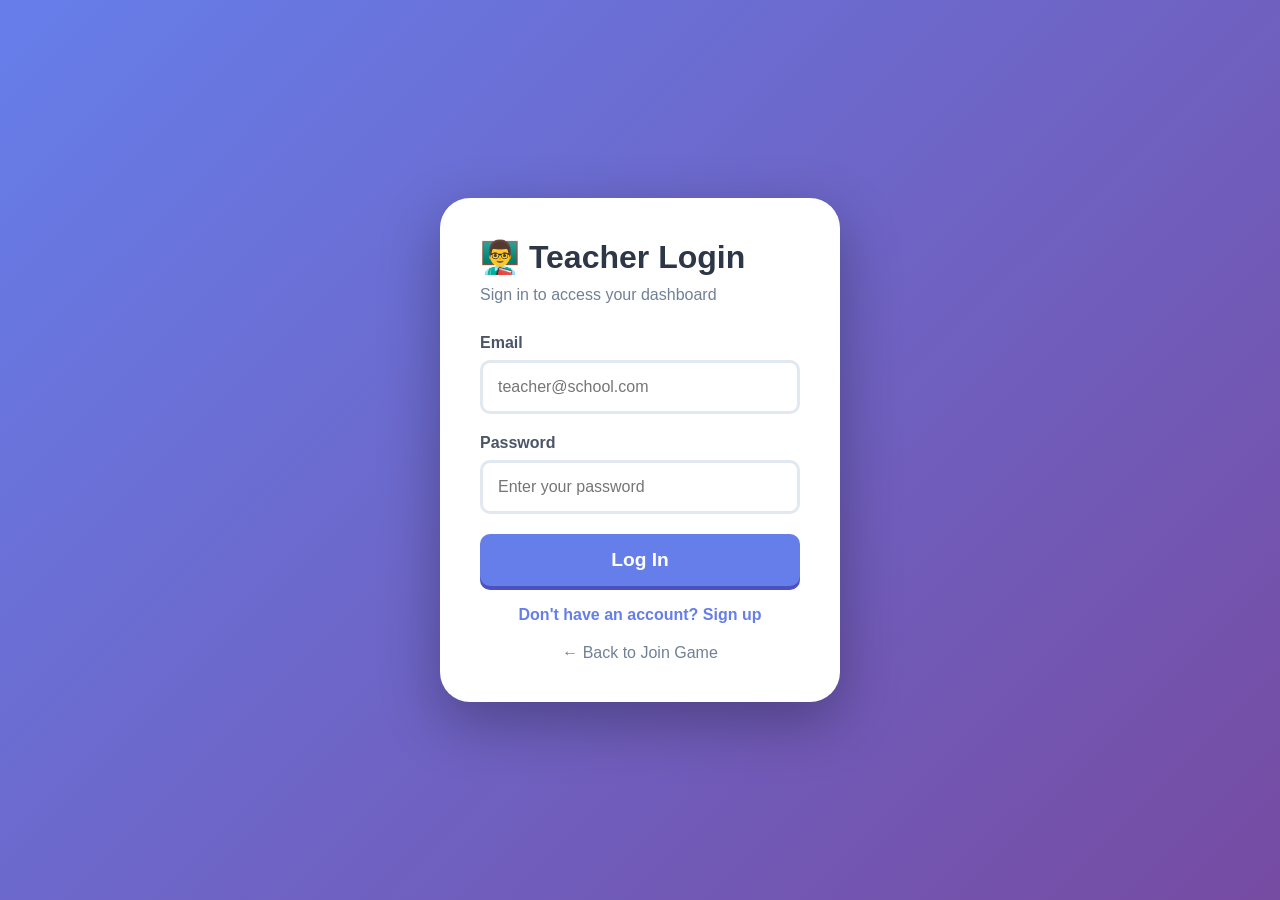
<file: teacher-login.html>
<!DOCTYPE html>
<html lang="en">
<head>
    <meta charset="UTF-8">
    <meta name="viewport" content="width=device-width, initial-scale=1.0">
    <title>SkibidiMath - Teacher Login</title>
    <style>
        * {
            margin: 0;
            padding: 0;
            box-sizing: border-box;
            font-family: 'Segoe UI', Tahoma, Geneva, Verdana, sans-serif;
        }

        body {
            background: linear-gradient(135deg, #667eea 0%, #764ba2 100%);
            min-height: 100vh;
            display: flex;
            justify-content: center;
            align-items: center;
            padding: 20px;
        }

        .login-container {
            max-width: 400px;
            width: 100%;
            background: white;
            border-radius: 30px;
            padding: 40px;
            box-shadow: 0 20px 60px rgba(0,0,0,0.3);
        }

        .login-container h1 {
            color: #2d3748;
            margin-bottom: 10px;
        }

        .login-container p {
            color: #718096;
            margin-bottom: 30px;
        }

        .form-group {
            margin-bottom: 20px;
        }

        .form-group label {
            display: block;
            color: #4a5568;
            font-weight: bold;
            margin-bottom: 8px;
        }

        .form-group input {
            width: 100%;
            padding: 15px;
            font-size: 1rem;
            border: 3px solid #e2e8f0;
            border-radius: 10px;
            outline: none;
        }

        .form-group input:focus {
            border-color: #667eea;
        }

        .btn-primary {
            width: 100%;
            padding: 15px;
            background: #667eea;
            color: white;
            border: none;
            border-radius: 10px;
            font-size: 1.2rem;
            font-weight: bold;
            cursor: pointer;
            box-shadow: 0 4px 0 #4c51bf;
            transition: all 0.3s;
            margin-bottom: 20px;
        }

        .btn-primary:hover {
            transform: translateY(-2px);
            box-shadow: 0 6px 0 #4c51bf;
        }

        .signup-link {
            text-align: center;
        }

        .signup-link a {
            color: #667eea;
            text-decoration: none;
            font-weight: bold;
        }

        .back-link {
            text-align: center;
            margin-top: 20px;
        }

        .back-link a {
            color: #718096;
            text-decoration: none;
        }
    </style>
</head>
<body>
    <div class="login-container">
        <h1>👨‍🏫 Teacher Login</h1>
        <p>Sign in to access your dashboard</p>

        <div class="form-group">
            <label>Email</label>
            <input type="email" id="teacherEmail" placeholder="teacher@school.com">
        </div>

        <div class="form-group">
            <label>Password</label>
            <input type="password" id="teacherPassword" placeholder="Enter your password">
        </div>

        <button class="btn-primary" onclick="loginTeacher()">Log In</button>

        <div class="signup-link">
            <a href="teacher-signup.html">Don't have an account? Sign up</a>
        </div>

        <div class="back-link">
            <a href="index.html">← Back to Join Game</a>
        </div>
    </div>

    <script>
        function loginTeacher() {
            const email = document.getElementById('teacherEmail').value.trim();
            const password = document.getElementById('teacherPassword').value;

            if (!email || !password) {
                alert('Please enter email and password');
                return;
            }

            const teachers = JSON.parse(localStorage.getItem('teachers') || '{}');
            const teacher = teachers[email];

            if (!teacher || teacher.password !== password) {
                alert('Invalid email or password');
                return;
            }

            localStorage.setItem('currentTeacher', JSON.stringify(teacher));
            window.location.href = 'teacher-dashboard.html';
        }
    </script>
</body>
</html>
</file>
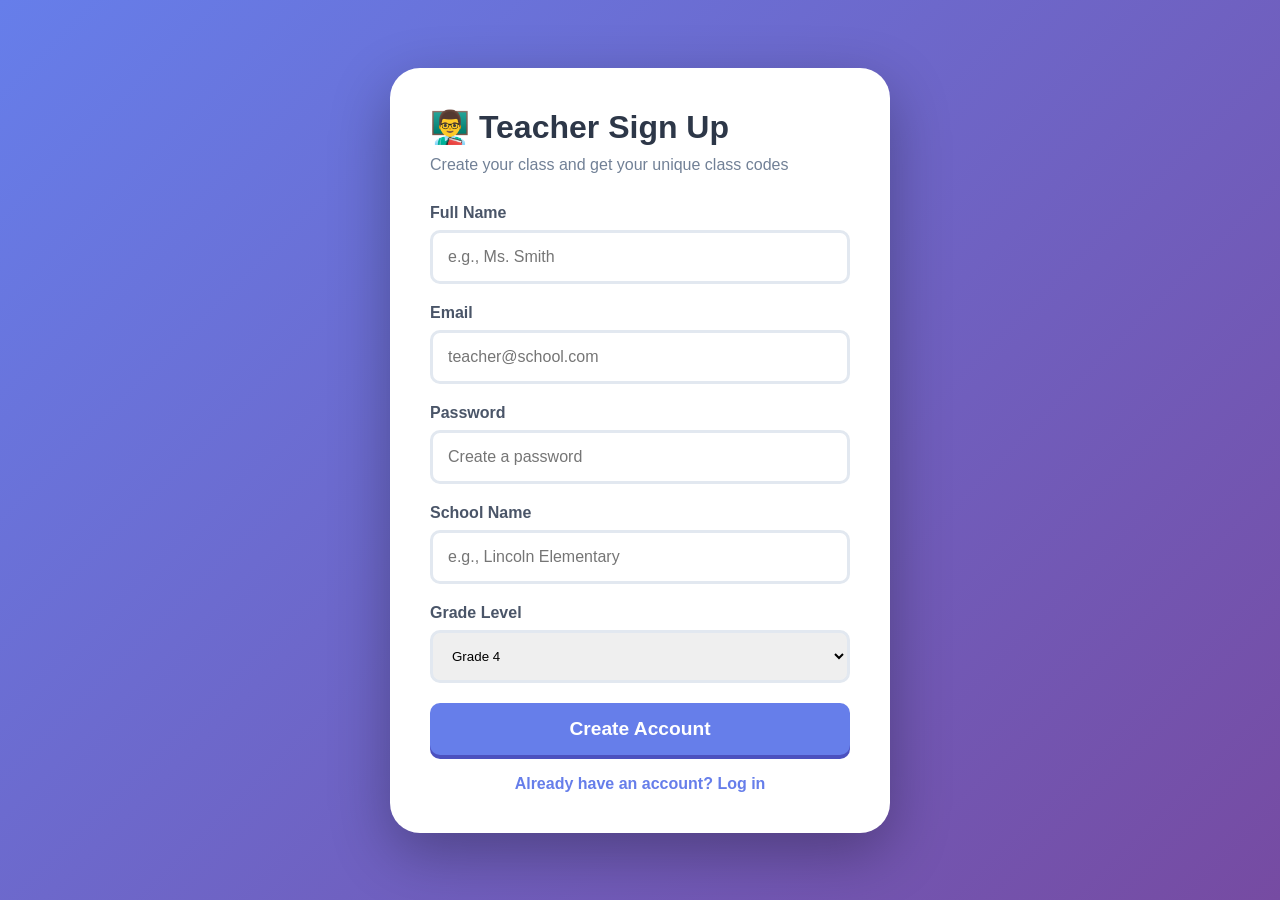
<file: teacher-signup.html>
<!DOCTYPE html>
<html lang="en">
<head>
    <meta charset="UTF-8">
    <meta name="viewport" content="width=device-width, initial-scale=1.0">
    <title>SkibidiMath - Teacher Sign Up</title>
    <style>
        * {
            margin: 0;
            padding: 0;
            box-sizing: border-box;
            font-family: 'Segoe UI', Tahoma, Geneva, Verdana, sans-serif;
        }

        body {
            background: linear-gradient(135deg, #667eea 0%, #764ba2 100%);
            min-height: 100vh;
            display: flex;
            justify-content: center;
            align-items: center;
            padding: 20px;
        }

        .signup-container {
            max-width: 500px;
            width: 100%;
            background: white;
            border-radius: 30px;
            padding: 40px;
            box-shadow: 0 20px 60px rgba(0,0,0,0.3);
        }

        .signup-container h1 {
            color: #2d3748;
            margin-bottom: 10px;
            font-size: 2rem;
        }

        .signup-container p {
            color: #718096;
            margin-bottom: 30px;
        }

        .form-group {
            margin-bottom: 20px;
        }

        .form-group label {
            display: block;
            color: #4a5568;
            font-weight: bold;
            margin-bottom: 8px;
        }

        .form-group input {
            width: 100%;
            padding: 15px;
            font-size: 1rem;
            border: 3px solid #e2e8f0;
            border-radius: 10px;
            outline: none;
        }

        .form-group input:focus {
            border-color: #667eea;
        }

        .code-display {
            background: #f0f4f8;
            padding: 20px;
            border-radius: 15px;
            margin: 30px 0;
            text-align: center;
        }

        .code-label {
            color: #4a5568;
            font-size: 0.9rem;
            margin-bottom: 5px;
        }

        .code-value {
            font-size: 2.5rem;
            font-weight: bold;
            color: #667eea;
            letter-spacing: 5px;
            font-family: monospace;
        }

        .code-description {
            font-size: 0.9rem;
            color: #718096;
            margin-top: 5px;
        }

        .btn-primary {
            width: 100%;
            padding: 15px;
            background: #667eea;
            color: white;
            border: none;
            border-radius: 10px;
            font-size: 1.2rem;
            font-weight: bold;
            cursor: pointer;
            box-shadow: 0 4px 0 #4c51bf;
            transition: all 0.3s;
        }

        .btn-primary:hover {
            transform: translateY(-2px);
            box-shadow: 0 6px 0 #4c51bf;
        }

        .btn-primary:active {
            transform: translateY(2px);
            box-shadow: 0 2px 0 #4c51bf;
        }

        .login-link {
            text-align: center;
            margin-top: 20px;
        }

        .login-link a {
            color: #667eea;
            text-decoration: none;
            font-weight: bold;
        }
    </style>
</head>
<body>
    <div class="signup-container">
        <h1>👨‍🏫 Teacher Sign Up</h1>
        <p>Create your class and get your unique class codes</p>

        <div class="form-group">
            <label>Full Name</label>
            <input type="text" id="teacherName" placeholder="e.g., Ms. Smith">
        </div>

        <div class="form-group">
            <label>Email</label>
            <input type="email" id="teacherEmail" placeholder="teacher@school.com">
        </div>

        <div class="form-group">
            <label>Password</label>
            <input type="password" id="teacherPassword" placeholder="Create a password">
        </div>

        <div class="form-group">
            <label>School Name</label>
            <input type="text" id="schoolName" placeholder="e.g., Lincoln Elementary">
        </div>

        <div class="form-group">
            <label>Grade Level</label>
            <select id="teacherGrade" style="width: 100%; padding: 15px; border: 3px solid #e2e8f0; border-radius: 10px;">
                <option value="4">Grade 4</option>
                <option value="5">Grade 5</option>
                <option value="6">Grade 6</option>
                <option value="7">Grade 7</option>
                <option value="multiple">Multiple Grades</option>
            </select>
        </div>

        <button class="btn-primary" onclick="signUpTeacher()">Create Account</button>

        <div class="login-link">
            <a href="teacher-login.html">Already have an account? Log in</a>
        </div>
    </div>

    <script>
        function generateClassCode() {
            const chars = 'ABCDEFGHIJKLMNOPQRSTUVWXYZ0123456789';
            let code = '';
            for (let i = 0; i < 6; i++) {
                code += chars.charAt(Math.floor(Math.random() * chars.length));
            }
            return code;
        }

        function signUpTeacher() {
            const name = document.getElementById('teacherName').value.trim();
            const email = document.getElementById('teacherEmail').value.trim();
            const password = document.getElementById('teacherPassword').value;
            const school = document.getElementById('schoolName').value.trim();
            const grade = document.getElementById('teacherGrade').value;

            if (!name || !email || !password || !school) {
                alert('Please fill in all fields');
                return;
            }

            // Get existing teachers
            const teachers = JSON.parse(localStorage.getItem('teachers') || '{}');

            // Check if email already exists
            if (teachers[email]) {
                alert('An account with this email already exists');
                return;
            }

            // Generate unique codes
            let studentCode, parentCode;
            do {
                studentCode = generateClassCode();
                parentCode = generateClassCode();
            } while (
                Object.values(teachers).some(t => t.studentCode === studentCode) ||
                Object.values(teachers).some(t => t.parentCode === parentCode)
            );

            // Save teacher
            teachers[email] = {
                name: name,
                school: school,
                grade: grade,
                studentCode: studentCode,
                parentCode: parentCode,
                password: password, // In real app, hash this!
                createdAt: new Date().toISOString()
            };

            localStorage.setItem('teachers', JSON.stringify(teachers));
            localStorage.setItem('currentTeacher', JSON.stringify(teachers[email]));

            // Show codes
            alert(`Account created!\n\nYour Class Code: ${studentCode}\nParent Code: ${parentCode}\n\nSave these codes!`);

            // Redirect to dashboard
            window.location.href = 'teacher-dashboard.html';
        }
    </script>
</body>
</html>
</file>
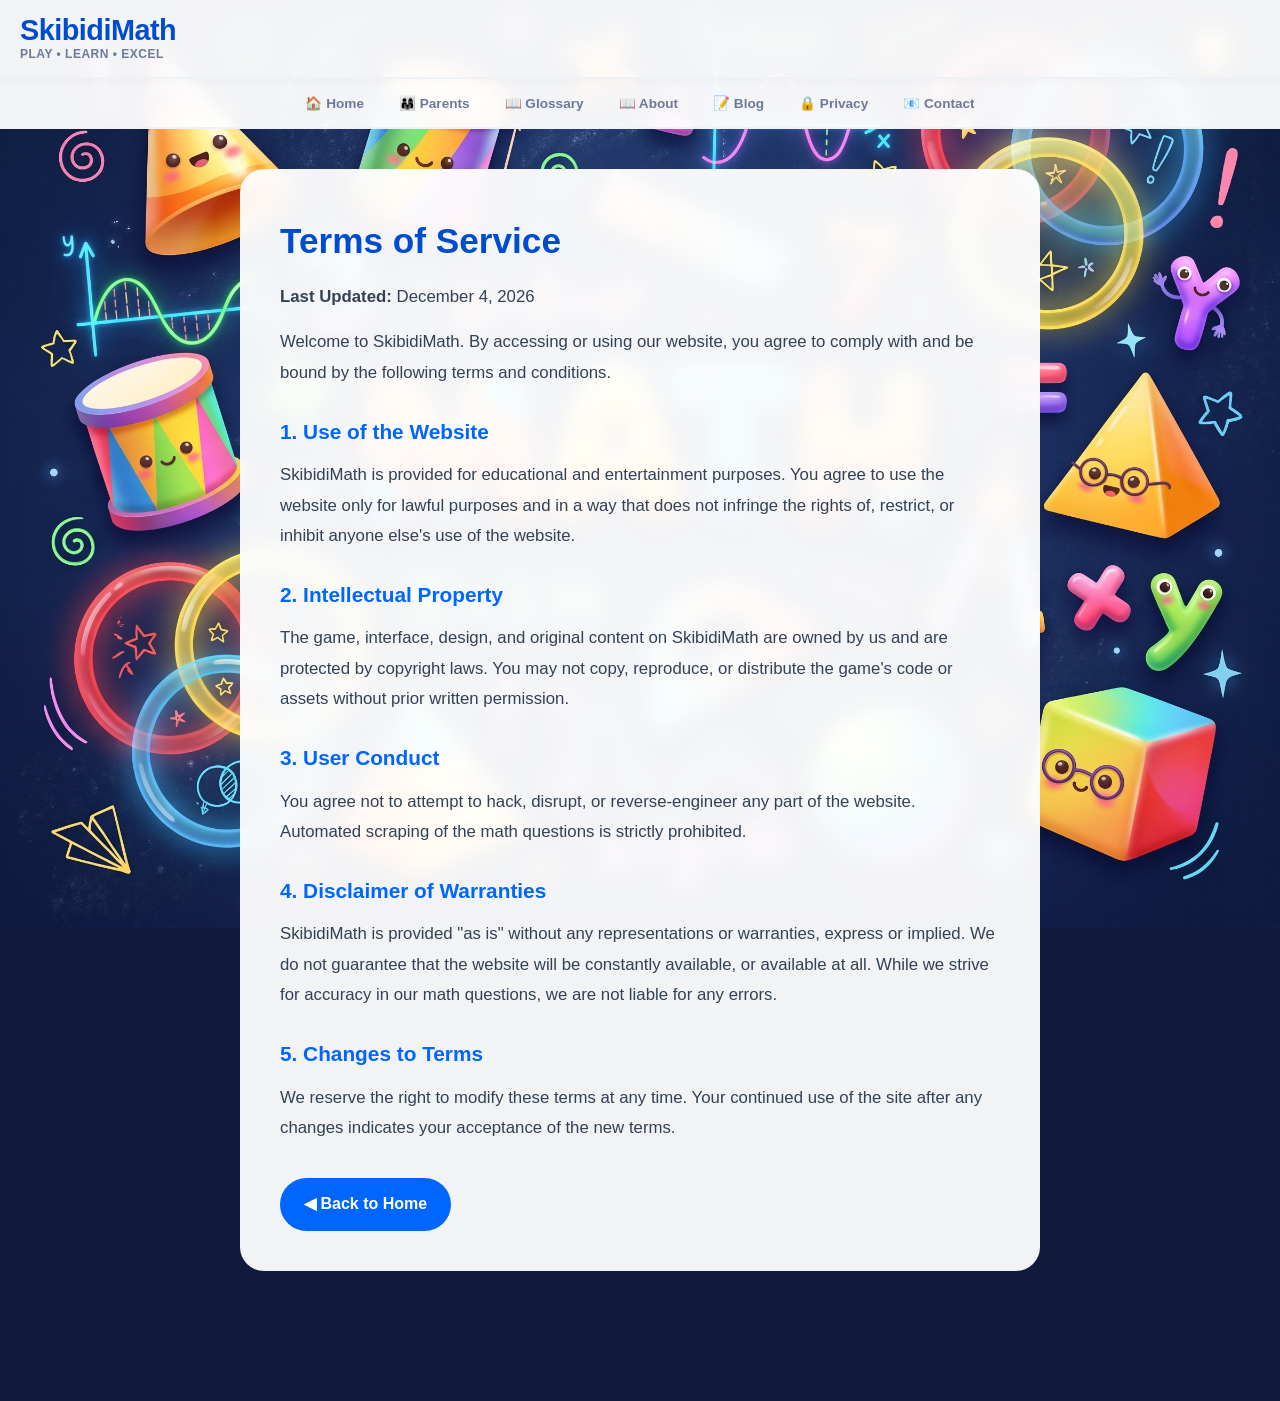
<file: terms.html>
<!DOCTYPE html>
<html lang="en" dir="ltr">
<head>
    <meta charset="UTF-8">
    <meta name="viewport" content="width=device-width, initial-scale=1.0">
    <title>Terms of Service - SkibidiMath</title>
    <meta name="description" content="Terms and conditions for using SkibidiMath.">
    <link rel="stylesheet" href="/style.css?v=23">
    <style>
        .text-page-container {
            max-width: 800px; margin: 40px auto; padding: 40px;
            background: rgba(255, 255, 255, 0.95); backdrop-filter: blur(10px);
            border-radius: var(--radius-lg); box-shadow: var(--shadow-lg);
            color: var(--text-main); line-height: 1.8;
        }
        .text-page-container h1 { color: var(--blue-dark); margin-bottom: 10px; font-size: 2.2rem; }
        .text-page-container h3 { color: var(--blue-primary); margin: 25px 0 10px; font-size: 1.3rem; }
        .text-page-container p { margin-bottom: 15px; font-size: 1.05rem; color: #334155; }
        .text-page-container ul { padding-left: 20px; margin-bottom: 15px; }
        .text-page-container li { margin-bottom: 8px; color: #334155; }
        .back-home-btn {
            display: inline-block; margin-top: 20px; padding: 12px 24px;
            background: var(--blue-primary); color: white; text-decoration: none;
            border-radius: var(--radius-pill); font-weight: 800; transition: transform 0.2s;
        }
        .back-home-btn:hover { transform: translateY(-2px); background: var(--blue-dark); }
    </style>
</head>
<body style="background-color: #101a3b; background-image: url('/math-bg.png'); background-size: cover; background-attachment: fixed;">

    <header class="top-header">
        <div class="logo-area">
            <h1>SkibidiMath</h1>
            <p>Play • Learn • Excel</p>
        </div>
    </header>

    <nav class="main-nav">
        <a href="/">🏠 Home</a>
        <a href="/parents.html">👨‍👩‍👧 Parents</a>
        <a href="/glossary.html">📖 Glossary</a>
        <a href="/about.html">📖 About</a>
        <a href="/blog.html">📝 Blog</a>
        <a href="/privacy.html">🔒 Privacy</a>
        <a href="/contact.html">📧 Contact</a>
    </nav>

    <main class="text-page-container">
        <h1>Terms of Service</h1>
        <p><strong>Last Updated:</strong> <span id="date"></span></p>
        
        <p>Welcome to SkibidiMath. By accessing or using our website, you agree to comply with and be bound by the following terms and conditions.</p>

        <h3>1. Use of the Website</h3>
        <p>SkibidiMath is provided for educational and entertainment purposes. You agree to use the website only for lawful purposes and in a way that does not infringe the rights of, restrict, or inhibit anyone else's use of the website.</p>

        <h3>2. Intellectual Property</h3>
        <p>The game, interface, design, and original content on SkibidiMath are owned by us and are protected by copyright laws. You may not copy, reproduce, or distribute the game's code or assets without prior written permission.</p>

        <h3>3. User Conduct</h3>
        <p>You agree not to attempt to hack, disrupt, or reverse-engineer any part of the website. Automated scraping of the math questions is strictly prohibited.</p>

        <h3>4. Disclaimer of Warranties</h3>
        <p>SkibidiMath is provided "as is" without any representations or warranties, express or implied. We do not guarantee that the website will be constantly available, or available at all. While we strive for accuracy in our math questions, we are not liable for any errors.</p>

        <h3>5. Changes to Terms</h3>
        <p>We reserve the right to modify these terms at any time. Your continued use of the site after any changes indicates your acceptance of the new terms.</p>

        <a href="/" class="back-home-btn">◀ Back to Home</a>
    </main>

    <script>
        document.getElementById('date').textContent = new Date().toLocaleDateString('en-US', { year: 'numeric', month: 'long', day: 'numeric' });
    </script>
</body>
</html>
</file>
<file: style.css>
:root {
  --bg-color: #101a3b; 
  --text-main: #1a2b4c;
  --text-muted: #6b7a99;
  --blue-primary: #0066ff;
  --blue-dark: #004cd1;
  --yellow-primary: #ffcc00;
  --yellow-dark: #e6a800;
  --card-score-bg: #fff8d6;
  --card-level-bg: #e6f0ff;
  --card-streak-bg: #ffe6e6;
  --card-questions-bg: #e6fceb;
  --shadow-sm: 0 4px 6px rgba(0,0,0,0.05);
  --shadow-md: 0 8px 15px rgba(0,0,0,0.08);
  --radius-md: 16px;
  --radius-lg: 24px;
  --radius-pill: 50px;
}

* { box-sizing: border-box; margin: 0; padding: 0; }

body {
  font-family: 'Nunito', sans-serif;
  
  /* 🌟 THE NEON MATH BACKGROUND 🌟 */
  background-color: #101a3b; 
  background-image: url('/math-bg.png');
  background-size: cover;
  background-position: center;
  background-attachment: fixed;
  background-repeat: no-repeat;
  
  color: var(--text-main);
  padding-bottom: 90px; 
  -webkit-tap-highlight-color: transparent;
}

/* ============ TOP NAVIGATION BAR ============ */
.main-nav {
  display: flex;
  justify-content: center;
  gap: 15px;
  background: rgba(255, 255, 255, 0.95);
  backdrop-filter: blur(10px);
  padding: 10px;
  border-bottom: 2px solid #eef2f7;
}
.main-nav a {
  text-decoration: none;
  color: var(--text-muted);
  font-weight: 800;
  font-size: 0.85rem;
  padding: 6px 10px;
  border-radius: var(--radius-pill);
  transition: all 0.2s;
}
.main-nav a:hover {
  background: var(--blue-primary);
  color: white;
}

/* ============ TOP HEADER ============ */
.top-header {
  display: flex;
  justify-content: space-between;
  align-items: center;
  padding: 16px 20px;
  background: rgba(255, 255, 255, 0.95);
  backdrop-filter: blur(10px);
  box-shadow: 0 2px 10px rgba(0,0,0,0.03);
  position: sticky;
  top: 0;
  z-index: 100;
  border-bottom: 2px solid #eef2f7;
}
.logo-area h1 { font-size: 1.8rem; font-weight: 900; color: var(--blue-dark); line-height: 1; margin-bottom: 2px; letter-spacing: -0.5px; }
.logo-area p { font-size: 0.75rem; color: var(--text-muted); font-weight: 800; text-transform: uppercase; letter-spacing: 0.5px; }
.header-controls { display: flex; gap: 8px; }
.control-pill { background: var(--blue-primary); border: none; padding: 8px 12px; border-radius: var(--radius-pill); font-family: inherit; font-weight: 800; color: white; font-size: 0.8rem; cursor: pointer; display: flex; align-items: center; gap: 6px; }

/* ============ APP CONTAINER ============ */
.app-container { max-width: 600px; margin: 0 auto; padding: 16px; animation: fadeIn 0.3s ease; }
@keyframes fadeIn { from { opacity: 0; transform: translateY(10px); } to { opacity: 1; transform: translateY(0); } }

/* ============ HERO SECTION ============ */
.hero-section {
  border-radius: var(--radius-lg);
  padding: 40px 24px;
  position: relative;
  overflow: hidden;
  box-shadow: var(--shadow-md);
  margin-bottom: 16px;
  min-height: 260px; 
  display: flex;
  align-items: center;
  background: #1e73ff; 
}
.hero-full-img {
  position: absolute;
  top: 0; left: 0; width: 100%; height: 100%;
  object-fit: cover;
  object-position: 80% 20%;
  z-index: 0;
}
.hero-section::after {
  content: '';
  position: absolute;
  top: 0; left: 0; width: 100%; height: 100%;
  background: linear-gradient(to right, rgba(0, 76, 209, 0.95) 0%, rgba(0, 76, 209, 0.8) 40%, transparent 100%);
  z-index: 1;
}
.hero-text { position: relative; z-index: 3; max-width: 65%; }
.hero-text h2 { color: white; font-size: 2rem; font-weight: 900; line-height: 1.1; margin-bottom: 8px; text-shadow: 0 2px 4px rgba(0,0,0,0.3); }
.hero-text h2 span { color: var(--yellow-primary); }
.hero-text p { color: white; font-size: 0.95rem; font-weight: 700; margin-bottom: 20px; text-shadow: 0 1px 3px rgba(0,0,0,0.3); }
.btn-play {
  background: linear-gradient(to bottom, var(--yellow-primary), var(--yellow-dark));
  color: #5a3a00; border: none; padding: 14px 24px; border-radius: var(--radius-pill);
  font-family: inherit; font-weight: 900; font-size: 1.1rem;
  box-shadow: 0 4px 0 #b88a00; cursor: pointer; transition: transform 0.1s;
  display: inline-flex; align-items: center; gap: 8px;
}
.btn-play:active { transform: translateY(4px); box-shadow: 0 0 0 #b88a00; }

/* ============ SUPPORT BAR ============ */
.support-bar { background: rgba(255, 255, 255, 0.95); backdrop-filter: blur(5px); border-radius: var(--radius-lg); padding: 12px 16px; display: flex; justify-content: space-between; align-items: center; box-shadow: 0 4px 10px rgba(0,0,0,0.05); margin-bottom: 16px; border: 2px solid #eef2f7; text-decoration: none; transition: transform 0.2s; }
.support-bar:hover { transform: translateY(-2px); }
.support-left { display: flex; align-items: center; gap: 12px; }
.coffee-icon { font-size: 2rem; }
.support-left h4 { font-size: 1rem; font-weight: 900; color: var(--text-main); }
.support-left p { font-size: 0.75rem; font-weight: 600; color: var(--text-muted); }
.support-right { border-left: 2px solid #eef2f7; padding-left: 12px; text-align: center; }
.logo-mini { font-size: 0.8rem; font-weight: 900; color: var(--blue-primary); line-height: 1; display: block; }

/* ============ STATS GRID ============ */
.stats-grid { display: grid; grid-template-columns: repeat(4, 1fr); gap: 10px; margin-bottom: 16px; }
.stat-card { padding: 16px 8px; border-radius: var(--radius-md); display: flex; flex-direction: column; align-items: center; justify-content: center; box-shadow: 0 4px 10px rgba(0,0,0,0.04); border: 2px solid transparent; }
.stat-score { background: var(--card-score-bg); border-color: #ffeb99; }
.stat-level { background: var(--card-level-bg); border-color: #cce0ff; }
.stat-streak { background: var(--card-streak-bg); border-color: #ffcccc; }
.stat-questions { background: var(--card-questions-bg); border-color: #cce6d2; }
.stat-icon { font-size: 1.6rem; margin-bottom: 6px; }
.stat-label { font-size: 0.65rem; font-weight: 800; color: var(--text-main); text-transform: uppercase; margin-bottom: 2px; }
.stat-value { font-size: 1.4rem; font-weight: 900; color: var(--text-main); }

/* ============ SELECTORS ============ */
.selector-row { display: grid; grid-template-columns: 1fr 1fr; gap: 10px; margin-bottom: 24px; }
.selector-btn { background: rgba(255, 255, 255, 0.95); backdrop-filter: blur(5px); border: 2px solid #eef2f7; padding: 12px 16px; border-radius: var(--radius-pill); font-family: inherit; font-weight: 800; font-size: 0.85rem; color: var(--text-main); display: flex; align-items: center; justify-content: space-between; cursor: pointer; box-shadow: 0 4px 6px rgba(0,0,0,0.03); }
.icon-box { background: var(--blue-primary); color: white; padding: 2px 6px; border-radius: 6px; font-size: 0.75rem; }
.flag-icon { font-size: 1.1rem; }
.arrow { color: #cbd5e1; font-size: 1.2rem; font-weight: 900; }

/* ============ SECTIONS & MODES ============ */
.section-title { text-align: center; font-size: 1.3rem; font-weight: 900; color: white; margin-bottom: 16px; text-shadow: 0 2px 4px rgba(0,0,0,0.5); }
.modes-grid { display: grid; grid-template-columns: repeat(3, 1fr); gap: 12px; margin-bottom: 24px; }
.mode-card { border: none; border-radius: var(--radius-md); padding: 0; overflow: hidden; display: flex; flex-direction: column; cursor: pointer; box-shadow: 0 6px 0 rgba(0,0,0,0.3); transition: transform 0.1s, box-shadow 0.1s; position: relative; aspect-ratio: 1 / 1.1; }
.mode-card:active { transform: translateY(6px); box-shadow: 0 0 0 rgba(0,0,0,0.15); }
.mode-img { flex: 1; display: flex; align-items: center; justify-content: center; font-size: 3.5rem; filter: drop-shadow(0 4px 4px rgba(0,0,0,0.2)); }
.mode-footer { background: rgba(0,0,0,0.2); color: white; padding: 10px; font-size: 0.85rem; font-weight: 800; display: flex; justify-content: space-between; align-items: center; }
.arrow-circle { background: white; color: var(--text-main); width: 20px; height: 20px; border-radius: 50%; display: flex; align-items: center; justify-content: center; font-size: 0.9rem; font-weight: 900; }
.card-classic { background: linear-gradient(180deg, #ffd700, #f0a500); }
.card-sudden { background: linear-gradient(180deg, #00c6ff, #0072ff); }
.card-space { background: linear-gradient(180deg, #8a2be2, #4b0082); }
.card-adventure { background: linear-gradient(180deg, #42e695, #1e9e65); }
.card-challenge { background: linear-gradient(180deg, #ff6a5b, #cc0000); }
.card-tournament { background: linear-gradient(180deg, #8a2be2, #320099); }

/* ============ GRADES & BOTTOM NAV ============ */
.grades-row { display: flex; gap: 10px; justify-content: center; margin-bottom: 24px; }
.grade-btn { background: rgba(255, 255, 255, 0.95); backdrop-filter: blur(5px); border: 2px solid #eef2f7; color: var(--text-main); padding: 14px 0; flex: 1; border-radius: var(--radius-pill); font-family: inherit; font-size: 1.1rem; font-weight: 900; cursor: pointer; box-shadow: 0 4px 0 #cbd5e1; transition: all 0.1s; }
.grade-btn.active { background: var(--blue-primary); color: white; border-color: var(--blue-dark); box-shadow: 0 4px 0 var(--blue-dark); }
.bottom-nav { position: fixed; bottom: 0; left: 0; width: 100%; background: rgba(255, 255, 255, 0.95); backdrop-filter: blur(10px); display: flex; justify-content: space-around; padding: 12px 0 20px; border-top: 2px solid #eef2f7; border-radius: 24px 24px 0 0; box-shadow: 0 -4px 20px rgba(0,0,0,0.05); z-index: 1000; }
.nav-item { display: flex; flex-direction: column; align-items: center; text-decoration: none; color: var(--text-muted); gap: 4px; }
.nav-icon { font-size: 1.4rem; opacity: 0.5; transition: all 0.2s; }
.nav-label { font-size: 0.7rem; font-weight: 800; }
.nav-item.active .nav-icon { opacity: 1; transform: translateY(-2px); }
.nav-item.active .nav-label { color: var(--blue-primary); }

/* ============ GAME SCREEN ============ */
.back-btn { background: white; border: 2px solid #eef2f7; padding: 10px 16px; border-radius: var(--radius-pill); font-family: inherit; font-weight: 800; color: var(--text-muted); margin-bottom: 20px; cursor: pointer; }
.game-header { margin-bottom: 20px; background: rgba(255,255,255,0.9); padding: 12px; border-radius: var(--radius-md); border: 2px solid #eef2f7;}
.mode-display { font-size: 1.2rem; font-weight: 900; margin-bottom: 8px; color: var(--text-main); }
.xp-bar-wrap { height: 12px; background: #e1e8f0; border-radius: 10px; overflow: hidden; }
.xp-bar-fill { height: 100%; background: linear-gradient(90deg, #4facfe 0%, #00f2fe 100%); width: 0%; transition: width 0.3s; }
.question-card { background: white; padding: 40px 20px; border-radius: var(--radius-lg); box-shadow: var(--shadow-md); text-align: center; font-size: 1.6rem; font-weight: 900; color: var(--blue-dark); margin-bottom: 20px; border: 3px solid #eef2f7; }
.options-grid { display: grid; grid-template-columns: 1fr 1fr; gap: 12px; margin-bottom: 20px; }
.option-btn { background: white; border: 3px solid #e1e8f0; padding: 20px 10px; border-radius: var(--radius-md); font-family: inherit; font-size: 1.2rem; font-weight: 900; color: var(--text-main); cursor: pointer; box-shadow: 0 4px 0 #e1e8f0; transition: all 0.1s; }
.option-btn:active { transform: translateY(4px); box-shadow: none; }
.option-btn.correct { background: #d4edda; border-color: #28a745; color: #155724; box-shadow: 0 4px 0 #28a745; }
.option-btn.wrong { background: #f8d7da; border-color: #dc3545; color: #721c24; box-shadow: 0 4px 0 #dc3545; }
.feedback { text-align: center; font-weight: 900; font-size: 1.2rem; margin-bottom: 20px; min-height: 28px; }
.hint-btn { display: block; width: 100%; background: #fff3cd; border: 2px solid #ffeeba; color: #856404; padding: 16px; border-radius: var(--radius-md); font-family: inherit; font-weight: 900; font-size: 1rem; cursor: pointer; margin-bottom: 12px; }
.hint-box { display: none; text-align: center; padding: 16px; background: #e2e3e5; border-radius: var(--radius-md); color: #383d41; font-weight: 700; margin-bottom: 20px; }

/* ============ RESPONSIVE ============ */
@media (max-width: 400px) {
  .modes-grid { grid-template-columns: repeat(2, 1fr); }
  .hero-text { max-width: 100%; }
  .hero-full-img { opacity: 0.3; right: -20px; }
}
</file>
